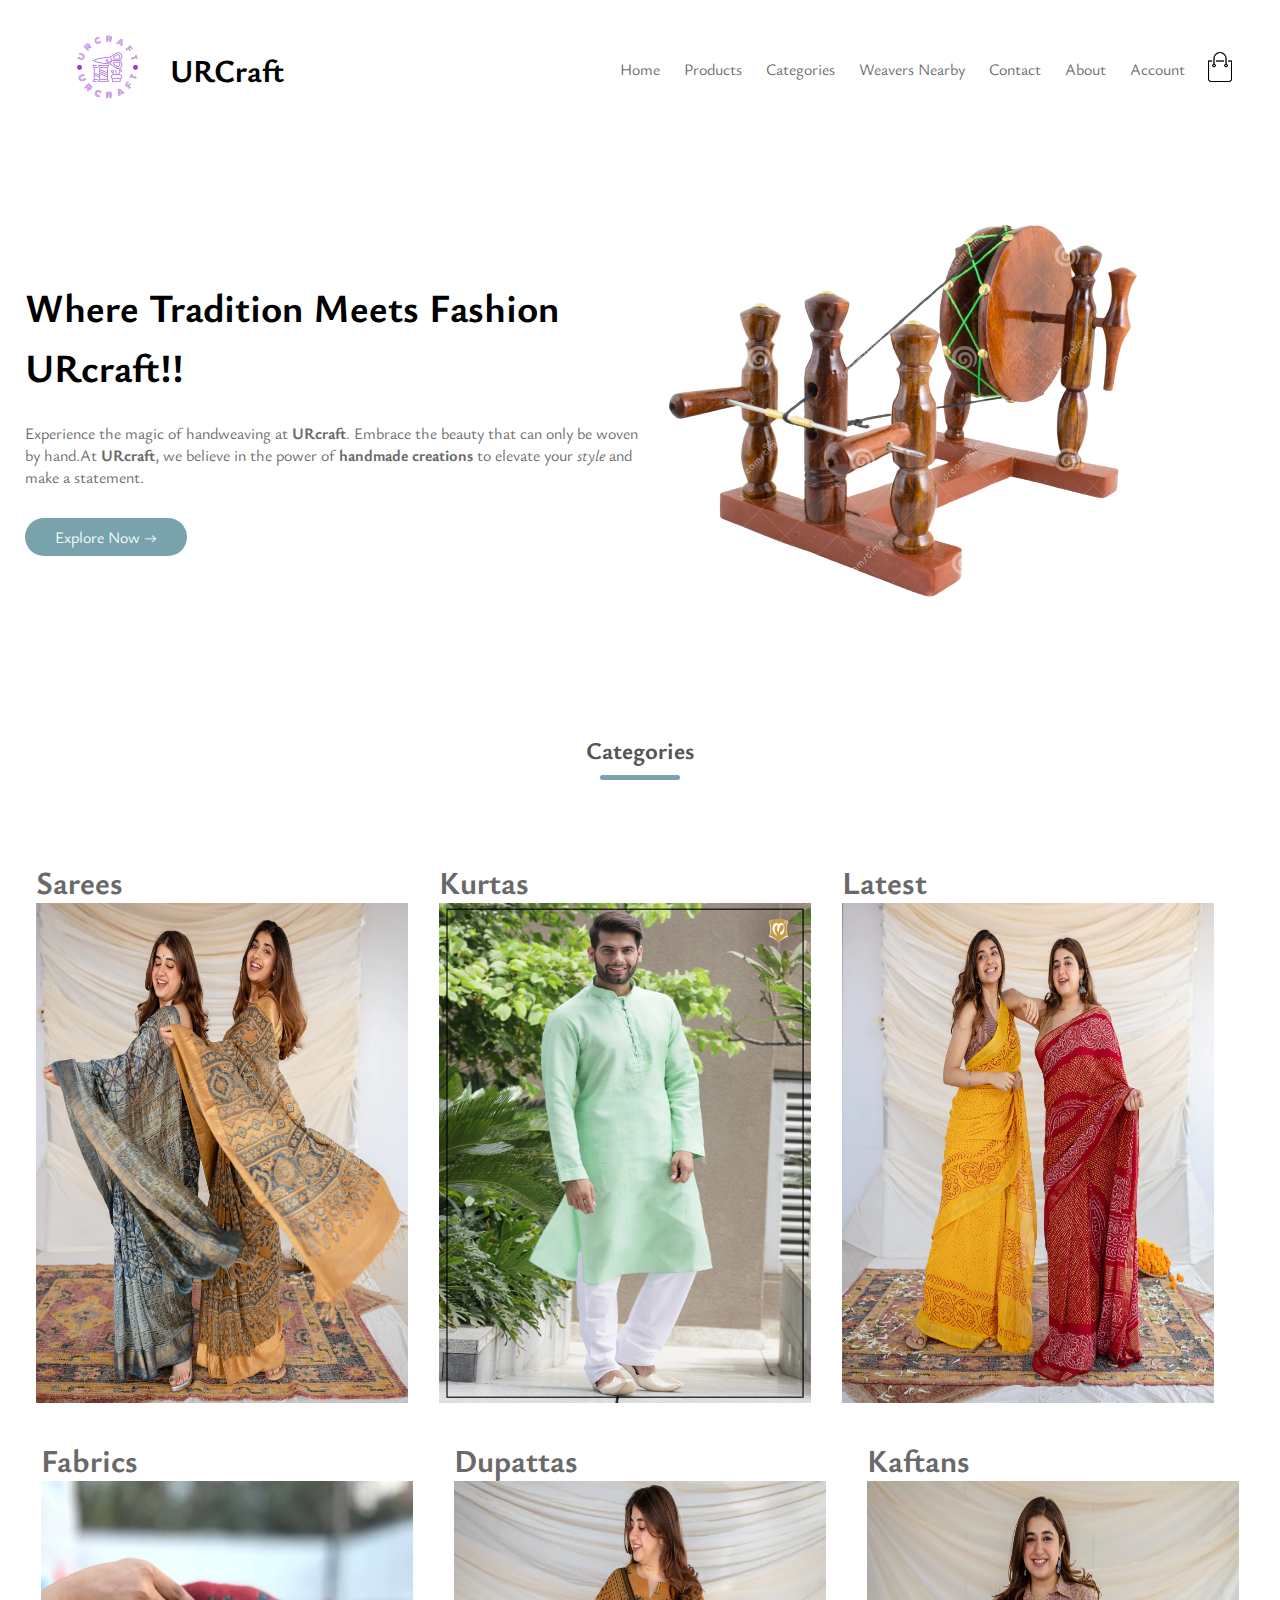
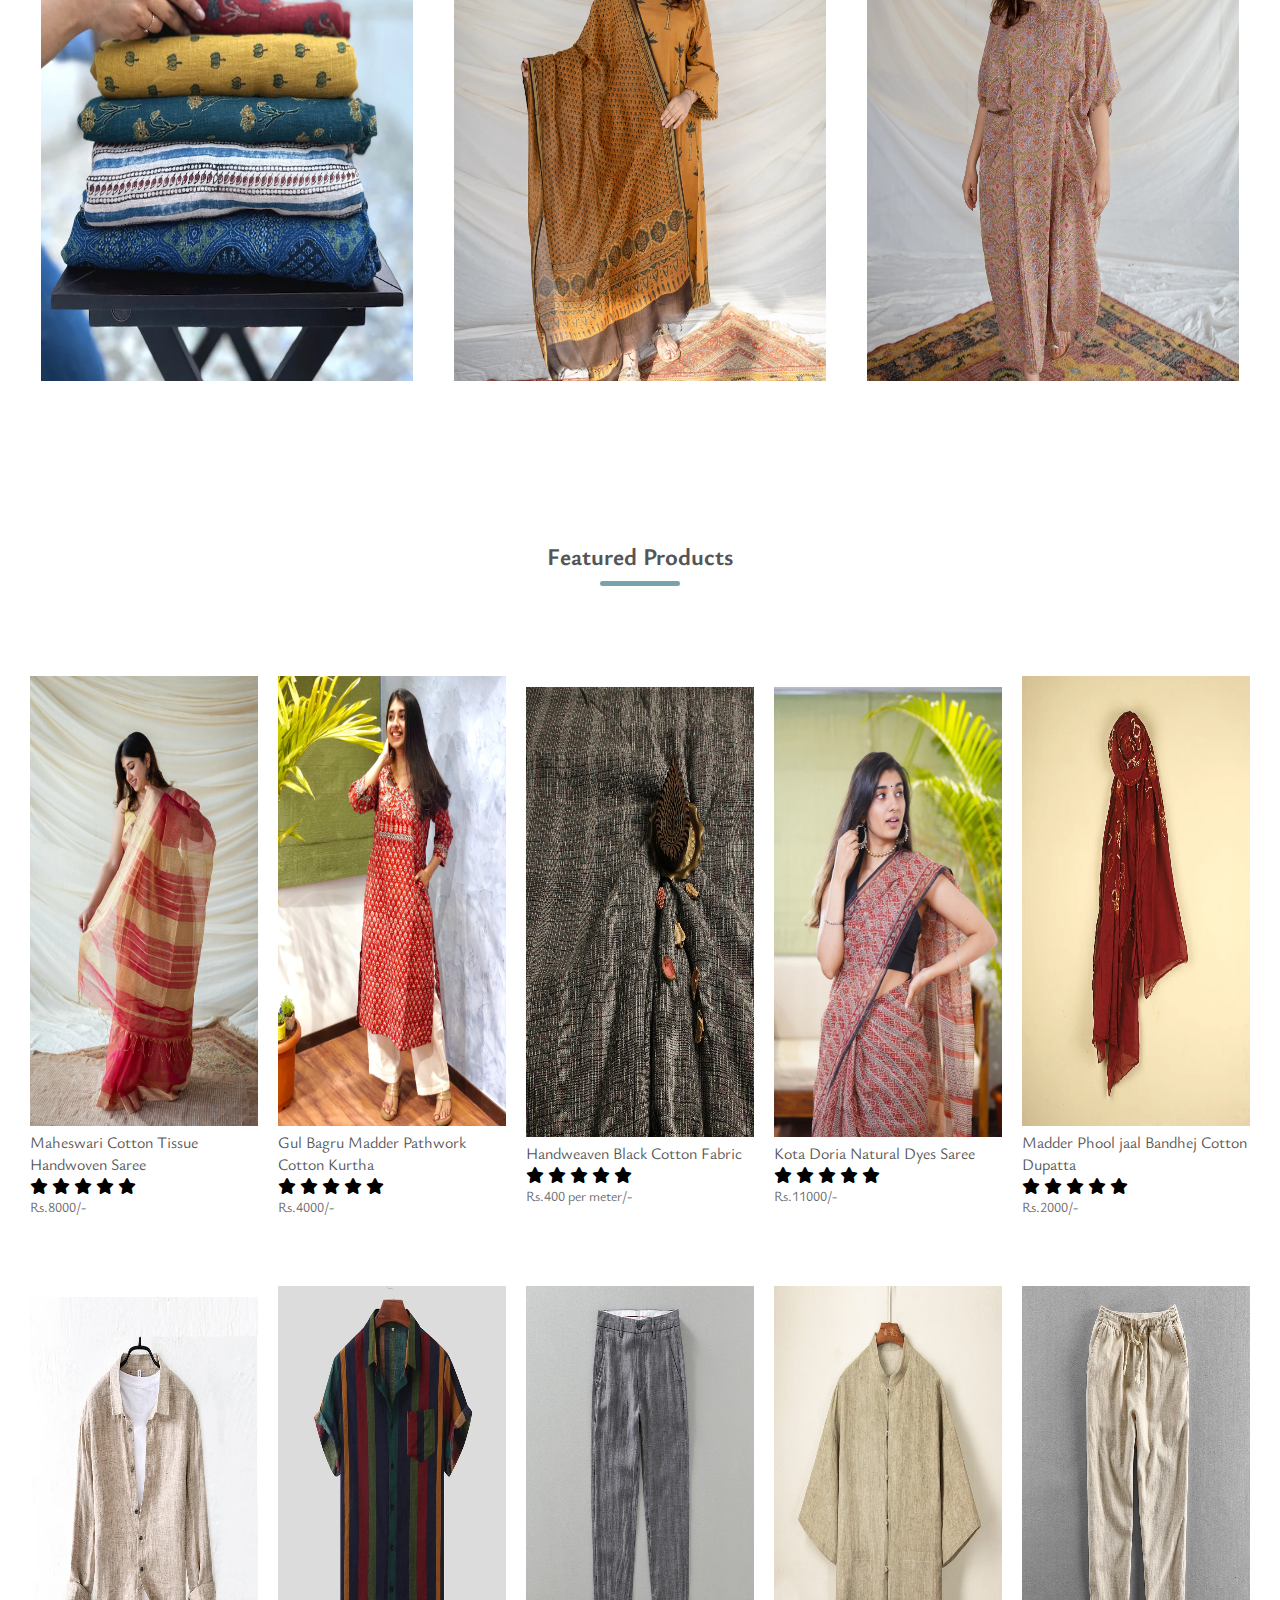
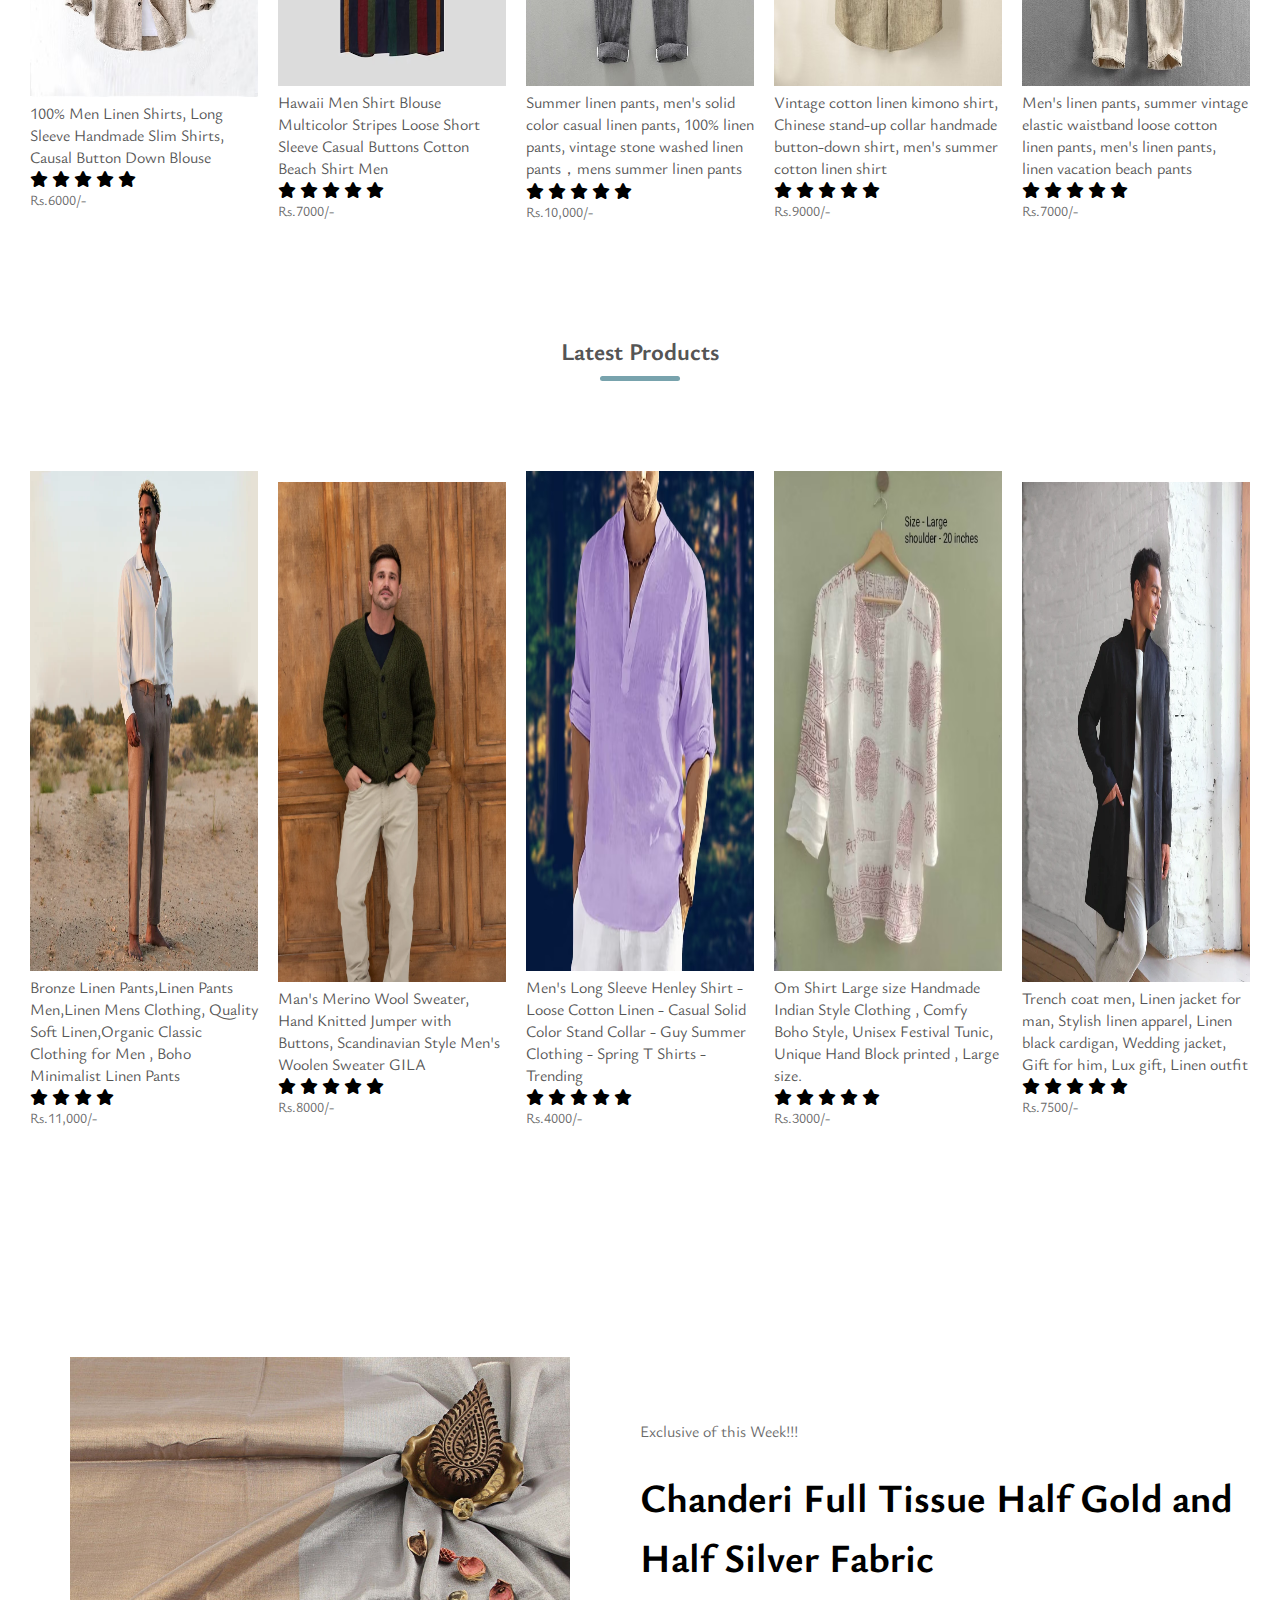
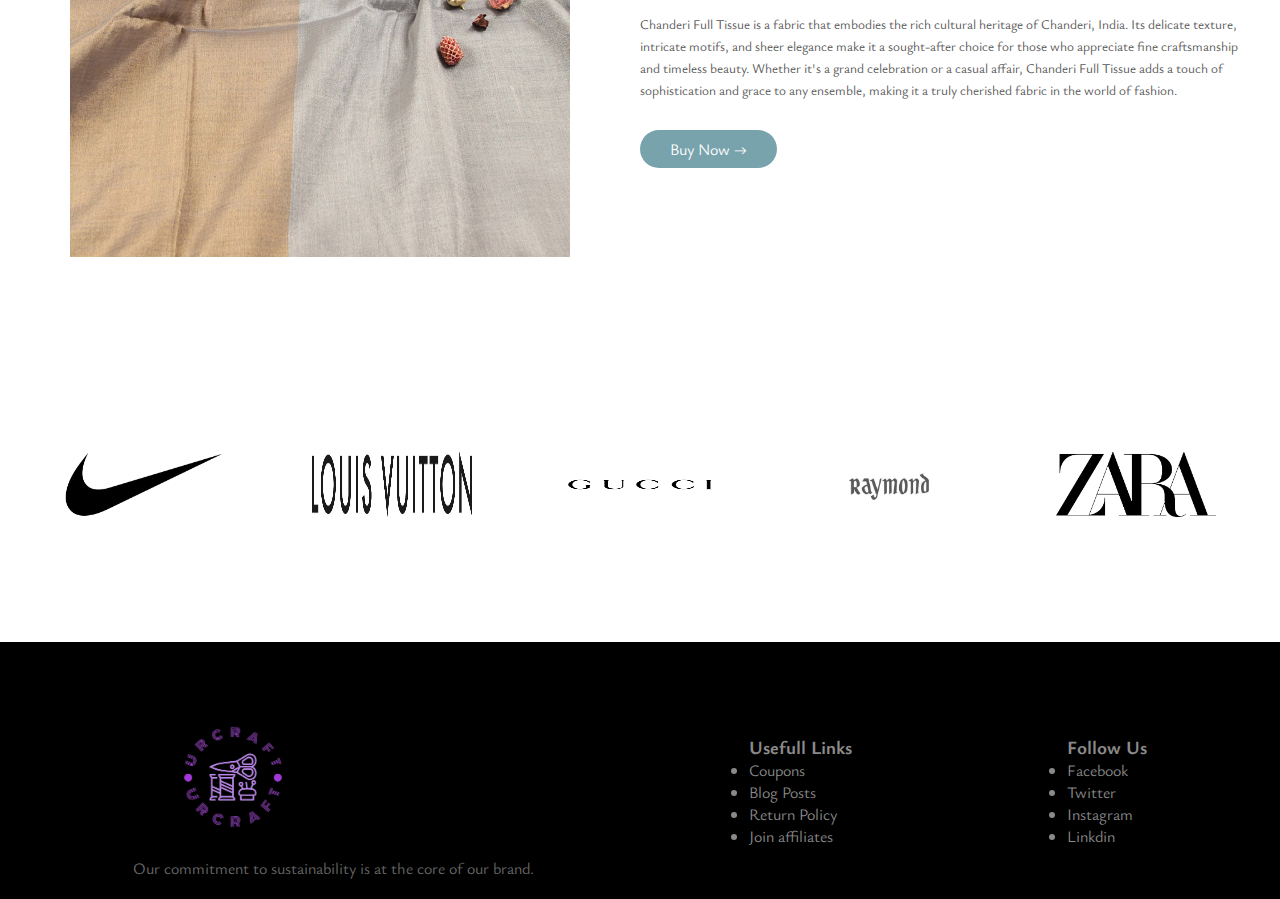
<file: index.html>
<!DOCTYPE html>
<html lang='en'>
    <head>
        <meta charset="utf-8">
        <title>   URcraft | Ecommerce website Design  </title>
        <link rel="stylesheet"  href="style.css"> 
        <link rel="preconnect" href="https://fonts.googleapis.com">
<link rel="preconnect" href="https://fonts.gstatic.com" crossorigin>
<link href="https://fonts.googleapis.com/css2?family=Ysabeau+Office:ital,wght@0,300;0,400;0,600;0,700;1,500&display=swap" rel="stylesheet">
<link rel="stylesheet" href="https://cdnjs.cloudflare.com/ajax/libs/font-awesome/6.4.0/css/all.min.css">
    </head>
    <body>
        <div class="container">
        <div class="navbar">
            
        <div class="logo">
            
            <img src="img/urcraft-logo-removebg.png" width="125px">
            
            </div>
            <h1>URCraft</h1>
        <nav>
            <ul>
            <li> <a href="index.html" >Home</a>  </li>
            <li> <a href="Products.html" >Products</a>  </li>
            <li> <a href="Categories.html" >Categories</a>  </li>
            <li> <a href="Nearby_weavers.html" >Weavers Nearby</a>  </li>
            <li> <a href=" " >Contact</a>  </li>
            <li> <a href="About.html" >About</a>  </li>    
            <li> <a href="account.html" >Account</a>  </li>
            </ul>
            </nav>
            <a href="cart.html"><img src="img/cart.png" width="30px" height="30px"></a>
            </div>
            <div class="row">
            <div class="col-2">
                <h1>
                
                Where Tradition Meets Fashion<br> URcraft!!
                
                </h1>
                <p>
                    Experience the magic of handweaving at <strong>URcraft</strong>. Embrace the beauty that can only be woven by hand.At <strong>URcraft</strong>, we believe in the power of <strong>handmade creations </strong>to elevate your <em>style </em>and make a statement.
                </p>
                <a href="" class="btn">Explore Now &#8594;</a>
            </div>
            <div class="col-2">
                <img src="img/charka-removebg-preview.png">
            </div>
            
            </div><!--class row-->
        
        </div><!--container-->
        <!--featured categories-->
        <div class="small-container">
            <h2 class="title">Categories</h2>
        <div class="categories">
                   <div class="row">
            <div class="col-3"><a href=""><h1>Sarees</h1></a>
            <img src="img/new.webp" height="500" width="500">
            </div>
            <div class="col-3"><a href=""><h1>Kurtas</h1></a>
            <img src="img/Kurtasmen.png" height="500" width="500">
            </div>
            <div class="col-3"><a href=""><h1>Latest</h1></a>
            <img src="img/sarees.webp" height="500" width="500">
            </div>
            <br>
            <div class="col-3"><a href=""><h1>Fabrics</h1></a>
            <img src="img/fabrics.webp" height="500" width="500">
            </div>
            <div class="col-3"><a href=""><h1>Dupattas</h1></a>
            <img src="img/dupattas.webp" height="500" width="500">
            </div>
            <div class="col-3"><a href=""><h1>Kaftans</h1></a>
            <img src="img/kaftans.webp" height="500" width="500">
            </div>
                       
            </div>
        </div> 
        </div>
         <!-----Featured products----->
        <div class="small-container">
        <h2 class="title"> Featured Products</h2>
        <div class ="row">
            <div class="col-4">
                    <img src="img/maheshwari%20silk%20cotton%20tissue%20handwoven%20saree.webp" height="450" width="750">
                <h4> Maheswari Cotton Tissue Handwoven Saree</h4>
                <div class ="rating">
                <i class="fa fa-star" aria-hidden="true"></i>
                <i class="fa fa-star" aria-hidden="true"></i>
                <i class="fa fa-star" aria-hidden="true"></i>
                <i class="fa fa-star" aria-hidden="true"></i>
                <i class="fa fa-star" aria-hidden="true"></i>
                </div>
                <p>Rs.8000/-</p>
            </div>
            <div class="col-4">
                    <img src="img/Gul%20bagru%20madder%20pathwork%20cotton%20kurtha.webp" height="450" width="750">
                <h4> Gul Bagru Madder Pathwork Cotton Kurtha</h4>
                <div class ="rating">
                <i class="fa fa-star" aria-hidden="true"></i>
                <i class="fa fa-star" aria-hidden="true"></i>
                <i class="fa fa-star" aria-hidden="true"></i>
                <i class="fa fa-star" aria-hidden="true"></i>
                <i class="fa fa-star" aria-hidden="true"></i>
                </div>
                <p>Rs.4000/-</p>
            </div>
            <div class="col-4">
                    <img src="img/cotton%20fabric%20in%20meters.jpeg" height="450" width="750">
                <h4> Handweaven Black Cotton Fabric</h4>
                <div class ="rating">
                <i class="fa fa-star" aria-hidden="true"></i>
                <i class="fa fa-star" aria-hidden="true"></i>
                <i class="fa fa-star" aria-hidden="true"></i>
                <i class="fa fa-star" aria-hidden="true"></i>
                <i class="fa fa-star" aria-hidden="true"></i>
                </div>
                <p>Rs.400 per meter/-</p>
            </div>
            <div class="col-4">
                    <img src="img/kota%20doria%20natural%20dyed%20saree.webp" height="450" width="750">
                <h4> Kota Doria Natural Dyes Saree</h4>
                <div class ="rating">
                <i class="fa fa-star" aria-hidden="true"></i>
                <i class="fa fa-star" aria-hidden="true"></i>
                <i class="fa fa-star" aria-hidden="true"></i>
                <i class="fa fa-star" aria-hidden="true"></i>
                <i class="fa fa-star" aria-hidden="true"></i>
                </div>
                <p>Rs.11000/-</p>
            </div>
            <div class="col-4">
                    <img src="img/madder%20phool%20jaal%20bandhej%20cotton%20dupatta.webp" height="450" width="750">
                <h4> Madder Phool jaal Bandhej Cotton Dupatta</h4>
                <div class ="rating">
                <i class="fa fa-star" aria-hidden="true"></i>
                <i class="fa fa-star" aria-hidden="true"></i>
                <i class="fa fa-star" aria-hidden="true"></i>
                <i class="fa fa-star" aria-hidden="true"></i>
                <i class="fa fa-star" aria-hidden="true"></i>
                </div>
                <p>Rs.2000/-</p>
            </div>
            
            <br>
                <div class="col-4">
                    <img src="img/100%25%20Men%20Linen%20Shirts,%20Long%20Sleeve%20Handmade%20Slim%20Shirts,%20Causal%20Button%20Down%20Blouse" height="400" width="600">
                <h4> 100% Men Linen Shirts, Long Sleeve Handmade Slim Shirts, Causal Button Down Blouse</h4>
                <div class ="rating">
                <i class="fa fa-star" aria-hidden="true"></i>
                <i class="fa fa-star" aria-hidden="true"></i>
                <i class="fa fa-star" aria-hidden="true"></i>
                <i class="fa fa-star" aria-hidden="true"></i>
                <i class="fa fa-star" aria-hidden="true"></i>
                </div>
                <p>Rs.6000/-</p>
            </div>
                <div class="col-4">
                    <img src="img/Hawaii%20Men%20Shirt%20Blouse%20Multicolor%20Stripes%20Loose%20Short%20Sleeve%20Casual%20Buttons%20Cotton%20Beach%20Shirt%20Men.avif" height="400" width="600">
                <h4> Hawaii Men Shirt Blouse Multicolor Stripes Loose Short Sleeve Casual Buttons Cotton Beach Shirt Men</h4>
                <div class ="rating">
                <i class="fa fa-star" aria-hidden="true"></i>
                <i class="fa fa-star" aria-hidden="true"></i>
                <i class="fa fa-star" aria-hidden="true"></i>
                <i class="fa fa-star" aria-hidden="true"></i>
                <i class="fa fa-star" aria-hidden="true"></i>
                </div>
                <p>Rs.7000/-</p>
            </div>
                <div class="col-4">
                    <img src="img/Summer%20linen%20pants,%20men's%20solid%20color%20casual%20linen%20pants,%20100%25%20linen%20pants,%20vintage%20stone%20washed%20linen%20pants%EF%BC%8Cmens%20summer%20linen%20pants.avif" height="400" width="600">
                <h4> Summer linen pants, men's solid color casual linen pants, 100% linen pants, vintage stone washed linen pants，mens summer linen pants</h4>
                <div class ="rating">
                <i class="fa fa-star" aria-hidden="true"></i>
                <i class="fa fa-star" aria-hidden="true"></i>
                <i class="fa fa-star" aria-hidden="true"></i>
                <i class="fa fa-star" aria-hidden="true"></i>
                <i class="fa fa-star" aria-hidden="true"></i>
                </div>
                <p>Rs.10,000/-</p>
            </div>
                <div class="col-4">
                    <img src="img/Vintage%20cotton%20linen%20kimono%20shirt,%20Chinese%20stand-up%20collar%20handmade%20button-down%20shirt,%20men's%20summer%20cotton%20linen%20shirt.avif" height="400" width="600">
                <h4>Vintage cotton linen kimono shirt, Chinese stand-up collar handmade button-down shirt, men's summer cotton linen shirt </h4>
                <div class ="rating">
                <i class="fa fa-star" aria-hidden="true"></i>
                <i class="fa fa-star" aria-hidden="true"></i>
                <i class="fa fa-star" aria-hidden="true"></i>
                <i class="fa fa-star" aria-hidden="true"></i>
                <i class="fa fa-star" aria-hidden="true"></i>
                </div>
                <p>Rs.9000/-</p>
            </div>
                <div class="col-4">
                    <img src="img/Men's%20linen%20pants,%20summer%20vintage%20elastic%20waistband%20loose%20cotton%20linen%20pants,%20men's%20linen%20pants,%20linen%20vacation%20beach%20pants.avif" height="400" width="600">
                <h4> Men's linen pants, summer vintage elastic waistband loose cotton linen pants, men's linen pants, linen vacation beach pants</h4>
                <div class ="rating">
                <i class="fa fa-star" aria-hidden="true"></i>
                <i class="fa fa-star" aria-hidden="true"></i>
                <i class="fa fa-star" aria-hidden="true"></i>
                <i class="fa fa-star" aria-hidden="true"></i>
                <i class="fa fa-star" aria-hidden="true"></i>
                </div>
                <p>Rs.7000/-</p>
            </div>
            
            
            </div>
            </div>
        <!--Latest Products-->
        <div class="small-container">
        <h2 class="title"> Latest Products</h2>
            <div class="row">
              <div class="col-4">
                    <img src="img/Bronze%20Linen%20Pants,Linen%20Pants%20Men,Linen%20Mens%20Clothing,%20Quality%20Soft%20Linen,Organic%20Classic%20Clothing%20for%20Men%20,%20Boho%20Minimalist%20Linen%20Pants.webp" height="500" width="750">
                <h4> Bronze Linen Pants,Linen Pants Men,Linen Mens Clothing, Quality Soft Linen,Organic Classic Clothing for Men , Boho Minimalist Linen Pants</h4>
                <div class ="rating">
                <i class="fa fa-star" aria-hidden="true"></i>
                <i class="fa fa-star" aria-hidden="true"></i>
                <i class="fa fa-star" aria-hidden="true"></i>
                <i class="fa fa-star" aria-hidden="true"></i>
                </div>
                <p>Rs.11,000/-</p>
            </div>
            <div class="col-4">
                    <img src="img/Man's%20Merino%20Wool%20Sweater,%20Hand%20Knitted%20Jumper%20with%20Buttons,%20Scandinavian%20Style%20Men's%20Woolen%20Sweater%20GILA.webp" height="500" width="750">
                <h4>Man's Merino Wool Sweater, Hand Knitted Jumper with Buttons, Scandinavian Style Men's Woolen Sweater GILA</h4>
                <div class ="rating">
                <i class="fa fa-star" aria-hidden="true"></i>
                <i class="fa fa-star" aria-hidden="true"></i>
                <i class="fa fa-star" aria-hidden="true"></i>
                <i class="fa fa-star" aria-hidden="true"></i>
                <i class="fa fa-star" aria-hidden="true"></i>
                </div>
                <p>Rs.8000/-</p>
            </div>
            <div class="col-4">
                    <img src="img/Men's%20Long%20Sleeve%20Henley%20Shirt%20-%20Loose%20Cotton%20Linen%20-%20Casual%20Solid%20Color%20Stand%20Collar%20-%20Guy%20Summer%20Clothing%20-%20Spring%20T%20Shirts%20-%20Trending.avif" height="500" width="750">
                <h4>Men's Long Sleeve Henley Shirt - Loose Cotton Linen - Casual Solid Color Stand Collar - Guy Summer Clothing - Spring T Shirts - Trending</h4>
                <div class ="rating">
                <i class="fa fa-star" aria-hidden="true"></i>
                <i class="fa fa-star" aria-hidden="true"></i>
                <i class="fa fa-star" aria-hidden="true"></i>
                <i class="fa fa-star" aria-hidden="true"></i>
                <i class="fa fa-star" aria-hidden="true"></i>
                </div>
                <p>Rs.4000/-</p>
            </div>
            <div class="col-4">
                    <img src="img/Om%20Shirt%20Large%20size%20Handmade%20Indian%20Style%20Clothing%20,%20Comfy%20Boho%20Style,%20Unisex%20Festival%20Tunic,%20Unique%20Hand%20Block%20printed%20,%20Large%20size..avif" height="500" width="750">
                <h4> Om Shirt Large size Handmade Indian Style Clothing , Comfy Boho Style, Unisex Festival Tunic, Unique Hand Block printed , Large size.</h4>
                <div class ="rating">
                <i class="fa fa-star" aria-hidden="true"></i>
                <i class="fa fa-star" aria-hidden="true"></i>
                <i class="fa fa-star" aria-hidden="true"></i>
                <i class="fa fa-star" aria-hidden="true"></i>
                <i class="fa fa-star" aria-hidden="true"></i>
                </div>
                <p>Rs.3000/-</p>
            </div>
            <div class="col-4">
                    <img src="img/Trench%20coat%20men,%20Linen%20jacket%20for%20man,%20Stylish%20linen%20apparel,%20Linen%20black%20cardigan,%20Wedding%20jacket,%20Gift%20for%20him,%20Lux%20gift,%20Linen%20outfit.webp" height="500" width="750">
                <h4> Trench coat men, Linen jacket for man, Stylish linen apparel, Linen black cardigan, Wedding jacket, Gift for him, Lux gift, Linen outfit</h4>
                <div class ="rating">
                <i class="fa fa-star" aria-hidden="true"></i>
                <i class="fa fa-star" aria-hidden="true"></i>
                <i class="fa fa-star" aria-hidden="true"></i>
                <i class="fa fa-star" aria-hidden="true"></i>
                <i class="fa fa-star" aria-hidden="true"></i>
                </div>
                <p>Rs.7500/-</p>
            </div>
            
            
            </div>
        </div>   
        <!---offers--->
        <div class ="offers">
            <div class="small-container"> 
            <div class="row">
                <div class="col-2">
                    <img src="img/chanderi%20full%20Tissue%20Half%20gold%20and%20half%20silver.jpeg" height="600" width="600" class="offer-img"  >
                   
                </div>
                <div class="col-2">
                    <p>Exclusive of this Week!!!</p>
                     <h1>Chanderi Full Tissue Half Gold and Half Silver Fabric</h1>
                    <small>Chanderi Full Tissue is a fabric that embodies the rich cultural heritage of Chanderi, India. Its delicate texture, intricate motifs, and sheer elegance make it a sought-after choice for those who appreciate fine craftsmanship and timeless beauty. Whether it's a grand celebration or a casual affair, Chanderi Full Tissue adds a touch of sophistication and grace to any ensemble, making it a truly cherished fabric in the world of fashion. </small><br>
                    <a href="" class="btn">Buy Now &#8594;</a>
                </div>
                </div>
            
            </div>
        
        </div>
    
        
        
        <!-----Brands----->
        <div class="brands">
        <div class="small-container">
            <div class="row">
            <div class="col-5">
            <img src="img/nikee.png" width="90" height="65">
             </div>
                <div class="col-5">
            <img src="img/louis.jpeg"  width="70" height="65">
             </div>
                <div class="col-5">
            <img src="img/gucchi.png"  width="90" height="65">
             </div>
                <div class="col-5">
            <img src="img/raymond.jpeg"  width="90" height="65">
             </div>
                <div class="col-5">
            <img src="img/zara.png"  width="90" height="65">
             </div>
            </div>
            </div>
        
        </div>
        <!--footer-->
        <div class="footer">
        <div class="container">
            <div class="row">
            <div class="footer-col-1">
                <img src="img/urcraft-logo-removebg.png" width="200" height="150">
                <p> Our commitment to sustainability is at the core of our brand.</p>
                </div>
            <div footer-col-2>
                <h3>Usefull Links</h3>
                <ul>
                <li>Coupons</li>
                <li>Blog Posts</li>
                <li>Return Policy</li>
                <li>Join affiliates</li>
                </ul>
                </div>
            <div footer-col-3>
                <h3>Follow Us</h3>
                <ul>
                <li>Facebook</li>
                <li>Twitter</li>
                <li>Instagram</li>
                <li>Linkdin</li>
                </ul>
                </div>
            
            </div>
            </div>
        </div>
        
        
     </body>
</html>
</file>
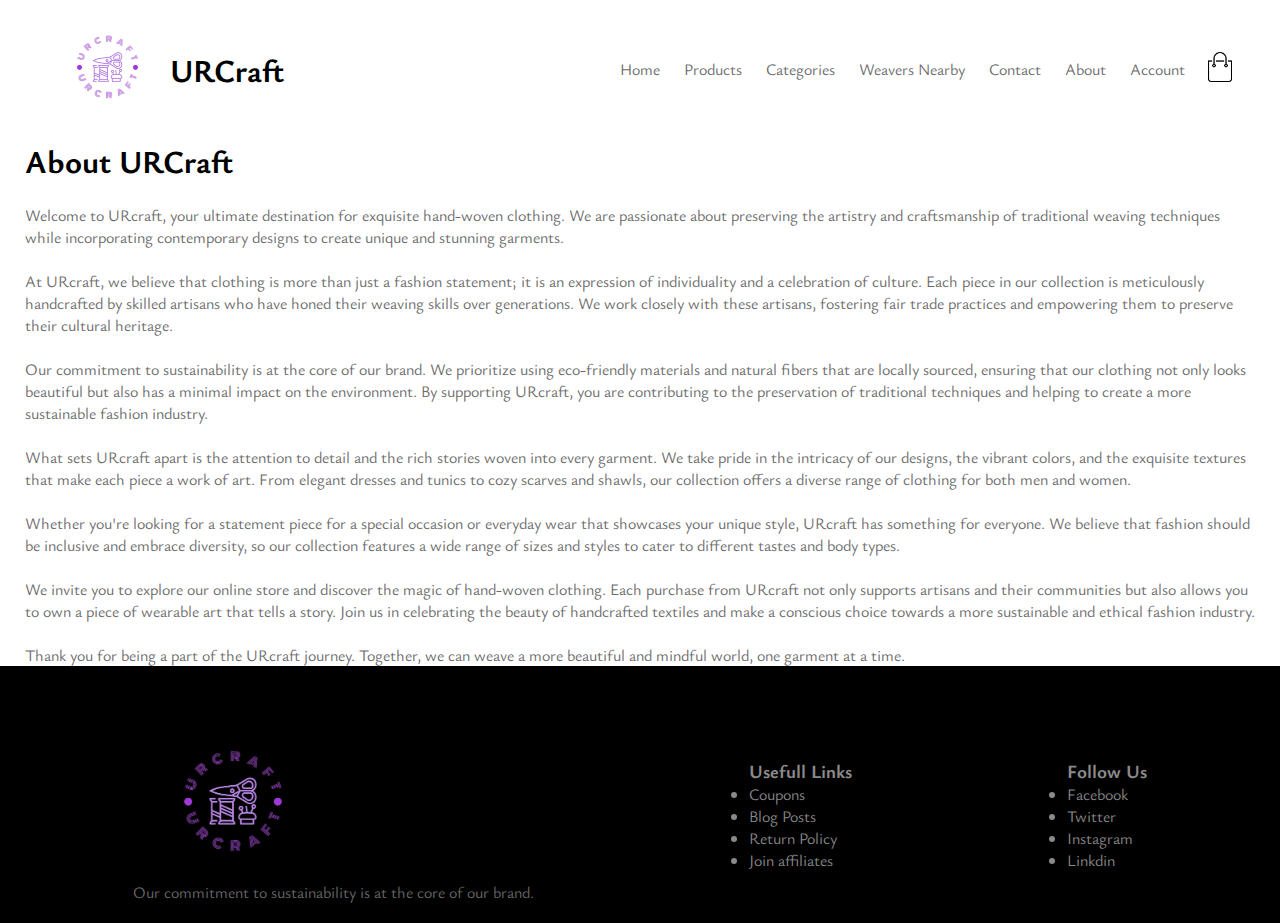
<file: About.html>
<!DOCTYPE html>
<html>
    <head>
         <meta charset="utf-8">
        <title>About </title>
        <link rel="stylesheet"  href="style.css"> 
        <link rel="preconnect" href="https://fonts.googleapis.com">
<link rel="preconnect" href="https://fonts.gstatic.com" crossorigin>
<link href="https://fonts.googleapis.com/css2?family=Ysabeau+Office:ital,wght@0,300;0,400;0,600;0,700;1,500&display=swap" rel="stylesheet">
<link rel="stylesheet" href="https://cdnjs.cloudflare.com/ajax/libs/font-awesome/6.4.0/css/all.min.css">

    </head>
    <body>
        <div class="container">
        <div class="navbar">
            
        <div class="logo">
            
            <img src="img/urcraft-logo-removebg.png" width="125px">
            
            </div>
            <h1>URCraft</h1>
        <nav>
            <ul>
            <li> <a href="index.html" >Home</a>  </li>
            <li> <a href="Products.html" >Products</a>  </li>
            <li> <a href="Categories.html" >Categories</a>  </li>
            <li> <a href="Nearby_weavers.html" >Weavers Nearby</a>  </li>
            <li> <a href=" " >Contact</a>  </li>
            <li> <a href="About.html" >About</a>  </li>    
            <li> <a href="account.html" >Account</a>  </li>
            </ul>
            </nav>
            <a href="cart.html"><img src="img/cart.png" width="30px" height="30px"></a>
            </div>
        <h1>About URCraft</h1><br>
        
<p>
        Welcome to URcraft, your ultimate destination for exquisite hand-woven clothing. We are passionate about preserving the artistry and craftsmanship of traditional weaving techniques while incorporating contemporary designs to create unique and stunning garments.</p><br>
<p>
At URcraft, we believe that clothing is more than just a fashion statement; it is an expression of individuality and a celebration of culture. Each piece in our collection is meticulously handcrafted by skilled artisans who have honed their weaving skills over generations. We work closely with these artisans, fostering fair trade practices and empowering them to preserve their cultural heritage.</p><br>
<p>
Our commitment to sustainability is at the core of our brand. We prioritize using eco-friendly materials and natural fibers that are locally sourced, ensuring that our clothing not only looks beautiful but also has a minimal impact on the environment. By supporting URcraft, you are contributing to the preservation of traditional techniques and helping to create a more sustainable fashion industry.</p><br>
<p>
What sets URcraft apart is the attention to detail and the rich stories woven into every garment. We take pride in the intricacy of our designs, the vibrant colors, and the exquisite textures that make each piece a work of art. From elegant dresses and tunics to cozy scarves and shawls, our collection offers a diverse range of clothing for both men and women.</p><br>
<p>
Whether you're looking for a statement piece for a special occasion or everyday wear that showcases your unique style, URcraft has something for everyone. We believe that fashion should be inclusive and embrace diversity, so our collection features a wide range of sizes and styles to cater to different tastes and body types.</p><br>
<p>
We invite you to explore our online store and discover the magic of hand-woven clothing. Each purchase from URcraft not only supports artisans and their communities but also allows you to own a piece of wearable art that tells a story. Join us in celebrating the beauty of handcrafted textiles and make a conscious choice towards a more sustainable and ethical fashion industry.</p><br>
<p>
Thank you for being a part of the URcraft journey. Together, we can weave a more beautiful and mindful world, one garment at a time.</p>
</div>
         <div class="footer">
        <div class="container">
            <div class="row">
            <div class="footer-col-1">
                <img src="img/urcraft-logo-removebg.png" width="200" height="150">
                <p> Our commitment to sustainability is at the core of our brand.</p>
                </div>
            <div footer-col-2>
                <h3>Usefull Links</h3>
                <ul>
                <li>Coupons</li>
                <li>Blog Posts</li>
                <li>Return Policy</li>
                <li>Join affiliates</li>
                </ul>
                </div>
            <div footer-col-3>
                <h3>Follow Us</h3>
                <ul>
                <li>Facebook</li>
                <li>Twitter</li>
                <li>Instagram</li>
                <li>Linkdin</li>
                </ul>
                </div>
            
            </div>
            </div>
        </div>
        
    </body>
</html>
</file>
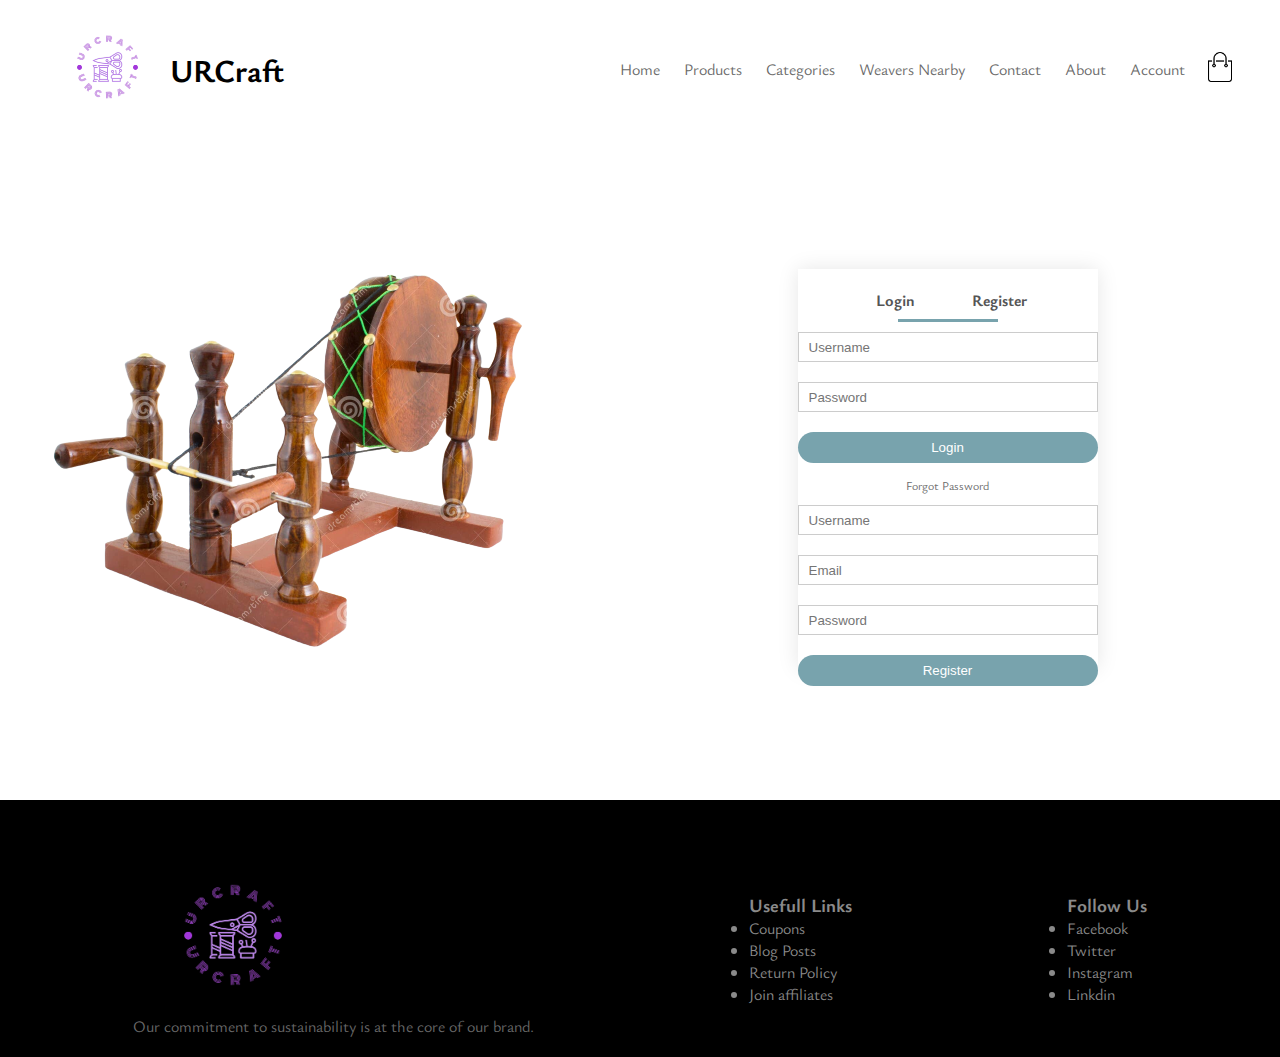
<file: account.html>
<!DOCTYPE html>
<html lang='en'>
    <head>
        <meta charset="utf-8">
        <title>   URcraft | Ecommerce website Design  </title>
        <link rel="stylesheet"  href="style.css"> 
        <link rel="preconnect" href="https://fonts.googleapis.com">
<link rel="preconnect" href="https://fonts.gstatic.com" crossorigin>
<link href="https://fonts.googleapis.com/css2?family=Ysabeau+Office:ital,wght@0,300;0,400;0,600;0,700;1,500&display=swap" rel="stylesheet">
<link rel="stylesheet" href="https://cdnjs.cloudflare.com/ajax/libs/font-awesome/6.4.0/css/all.min.css">
    </head>
    <body>
        <div class="container">
        <div class="navbar">
            
        <div class="logo">
            
            <img src="img/urcraft-logo-removebg.png" width="125px">
            
            </div>
            <h1>URCraft</h1>
        <nav>
            <ul>
            <li> <a href="index.html" >Home</a>  </li>
            <li> <a href="Products.html" >Products</a>  </li>
            <li> <a href="Categories.html" >Categories</a>  </li>
            <li> <a href="Nearby_weavers.html" >Weavers Nearby</a>  </li>
            <li> <a href=" " >Contact</a>  </li>
            <li> <a href="About.html" >About</a>  </li>    
            <li> <a href="account.html" >Account</a>  </li>
            </ul>
            </nav>
            <a href="cart.html"><img src="img/cart.png" width="30px" height="30px"></a>
            </div>
            </div>
            
        <!---account page---->
        <div class="account-page">
        <div class="container">
            
           <div class="row">
            
            <div class="col-2">
                
                <img src="img/charka-removebg-preview.png">
                
                </div>
               <div class="col-2">
               <div class="form-container">
                   <div class="form-btn">
                   <span onclick="login()">Login</span>
                   <span onclick="register()">Register</span>
                       
                       <hr id="Indicator">
                   </div>
                   <form id="login-form">
                   <input type="text" placeholder="Username">
                   <input type="password"placeholder="Password">
                   <button type="submit" class="btn">Login</button>
                   <a href="">Forgot Password</a>
                   
                   </form>
                   
                   <form id="register-form">
                   <input type="text" placeholder="Username">
                    <input type="email" placeholder="Email">
                   <input type="password" placeholder="Password">
                   <button type="submit" class="btn">Register</button>
    
                   </form>
                   
                   </div>
               
               </div>
               
               </div>
            
            </div>
            </div>
        <!-----script---->
        <script>
        var loginForm = document.getElementById("login-form")
        var regform = document.getElementById("register-form")
        var Indicator = document.getElementById("Indicator")
        function register(){
            regform.style.transform="translateX(0px)";
            loginForm.style.transform="translateX(0px)";
            Indicator.style.transform="translateX(100px)";
            
            
        }
        function login(){
            regform.style.transform="translateX(300px)";
            loginForm.style.transform="translateX(300px)";
             Indicator.style.transform="translateX(0px)";

            
        }
        
        </script>
        
        
        
        
            
        <!--footer-->
        <div class="footer">
        <div class="container">
            <div class="row">
            <div class="footer-col-1">
                <img src="img/urcraft-logo-removebg.png" width="200" height="150">
                <p> Our commitment to sustainability is at the core of our brand.</p>
                </div>
            <div footer-col-2>
                <h3>Usefull Links</h3>
                <ul>
                <li>Coupons</li>
                <li>Blog Posts</li>
                <li>Return Policy</li>
                <li>Join affiliates</li>
                </ul>
                </div>
            <div footer-col-3>
                <h3>Follow Us</h3>
                <ul>
                <li>Facebook</li>
                <li>Twitter</li>
                <li>Instagram</li>
                <li>Linkdin</li>
                </ul>
                </div>
            
            </div>
            </div>
        </div>
        
        
     </body>
</html>
</file>
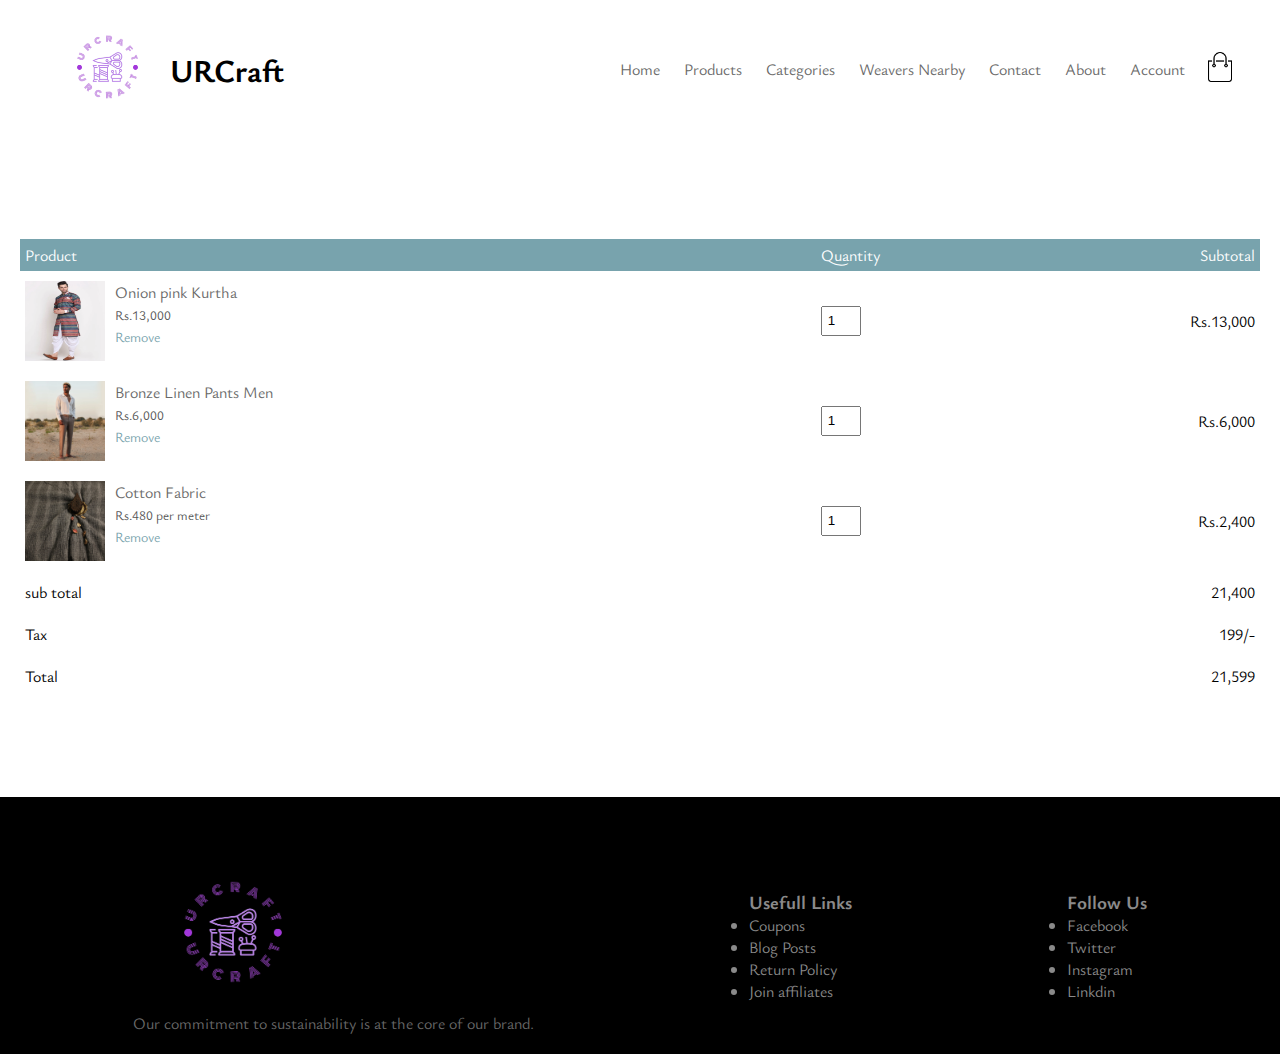
<file: cart.html>
<!DOCTYPE html>
<html lang='en'>
    <head>
        <meta charset="utf-8">
        <title>   URcraft | Ecommerce website Design  </title>
        <link rel="stylesheet"  href="style.css"> 
        <link rel="preconnect" href="https://fonts.googleapis.com">
<link rel="preconnect" href="https://fonts.gstatic.com" crossorigin>
<link href="https://fonts.googleapis.com/css2?family=Ysabeau+Office:ital,wght@0,300;0,400;0,600;0,700;1,500&display=swap" rel="stylesheet">
<link rel="stylesheet" href="https://cdnjs.cloudflare.com/ajax/libs/font-awesome/6.4.0/css/all.min.css">
    </head>
    <body>
        <div class="container">
        <div class="navbar">
            
        <div class="logo">
            
            <img src="img/urcraft-logo-removebg.png" width="125px">
            
            </div>
            <h1>URCraft</h1>
        <nav>
            <ul>
            <li> <a href="index.html" >Home</a>  </li>
            <li> <a href="Products.html" >Products</a>  </li>
            <li> <a href="Categories.html" >Categories</a>  </li>
            <li> <a href="Nearby_weavers.html" >Weavers Nearby</a>  </li>
            <li> <a href=" " >Contact</a>  </li>
            <li> <a href="About.html" >About</a>  </li>    
            <li> <a href="account.html" >Account</a>  </li>
            </ul>
            </nav>
            <a href="cart.html"><img src="img/cart.png" width="30px" height="30px"></a>
            </div>
            </div>
            
        
        <!---class items details----->
        <div class="small-container cart-page">
        <table>
            <tr>
                <th>Product</th>
                <th>Quantity</th>
                <th>Subtotal</th>
            </tr>
            <tr>
            
            <td>
            <div class="cart-info">
                
                <img src="img/Screenshot%202023-06-26%20at%2011.23.45%20PM.png" width="200" height="200">
               
                <div>
                <p>Onion pink Kurtha</p>
                    <small>Rs.13,000</small><br>
                    <a href="">Remove</a>
                </div>
                
                  </div>
                </td>
            <td><input type="number"value="1"></td>
            <td>Rs.13,000</td>
            </tr>
            
            <tr>
            
            <td>
            <div class="cart-info">
                
                <img src="img/Bronze%20Linen%20Pants,Linen%20Pants%20Men,Linen%20Mens%20Clothing,%20Quality%20Soft%20Linen,Organic%20Classic%20Clothing%20for%20Men%20,%20Boho%20Minimalist%20Linen%20Pants.webp" width="200" height="200">
               
                <div>
                <p>Bronze Linen Pants Men</p>
                    <small>Rs.6,000</small><br>
                    <a href="">Remove</a>
                </div>
                
                  </div>
                </td>
            <td><input type="number"value="1"></td>
            <td>Rs.6,000</td>
            </tr>
            
            <tr>
            
            <td>
            <div class="cart-info">
                
                <img src="img/cotton%20fabric%20in%20meters.jpeg" width="200" height="200">
               
                <div>
                <p>Cotton Fabric </p>
                    <small>Rs.480 per meter</small><br>
                    <a href="">Remove</a>
                </div>
                
                  </div>
                </td>
            <td><input type="number"value="1"></td>
            <td>Rs.2,400</td>
            </tr>
            
            
            </table>
            <div class="total-price">
            <table>
                <tr>
                <td>sub total</td>
                <td>21,400</td>
                
                
                </tr>
                <tr>
                <td>Tax</td>
                <td>199/-</td>
                
                
                </tr>
                <tr>
                <td>Total</td>
                <td>21,599</td>
                
                
                </tr>
                
                
                
                </table>
            
            
            
            </div>
        
        
        
        </div>
            
            
        <!--footer-->
        <div class="footer">
        <div class="container">
            <div class="row">
            <div class="footer-col-1">
                <img src="img/urcraft-logo-removebg.png" width="200" height="150">
                <p> Our commitment to sustainability is at the core of our brand.</p>
                </div>
            <div footer-col-2>
                <h3>Usefull Links</h3>
                <ul>
                <li>Coupons</li>
                <li>Blog Posts</li>
                <li>Return Policy</li>
                <li>Join affiliates</li>
                </ul>
                </div>
            <div footer-col-3>
                <h3>Follow Us</h3>
                <ul>
                <li>Facebook</li>
                <li>Twitter</li>
                <li>Instagram</li>
                <li>Linkdin</li>
                </ul>
                </div>
            
            </div>
            </div>
        </div>
        
        
     </body>
</html>
</file>
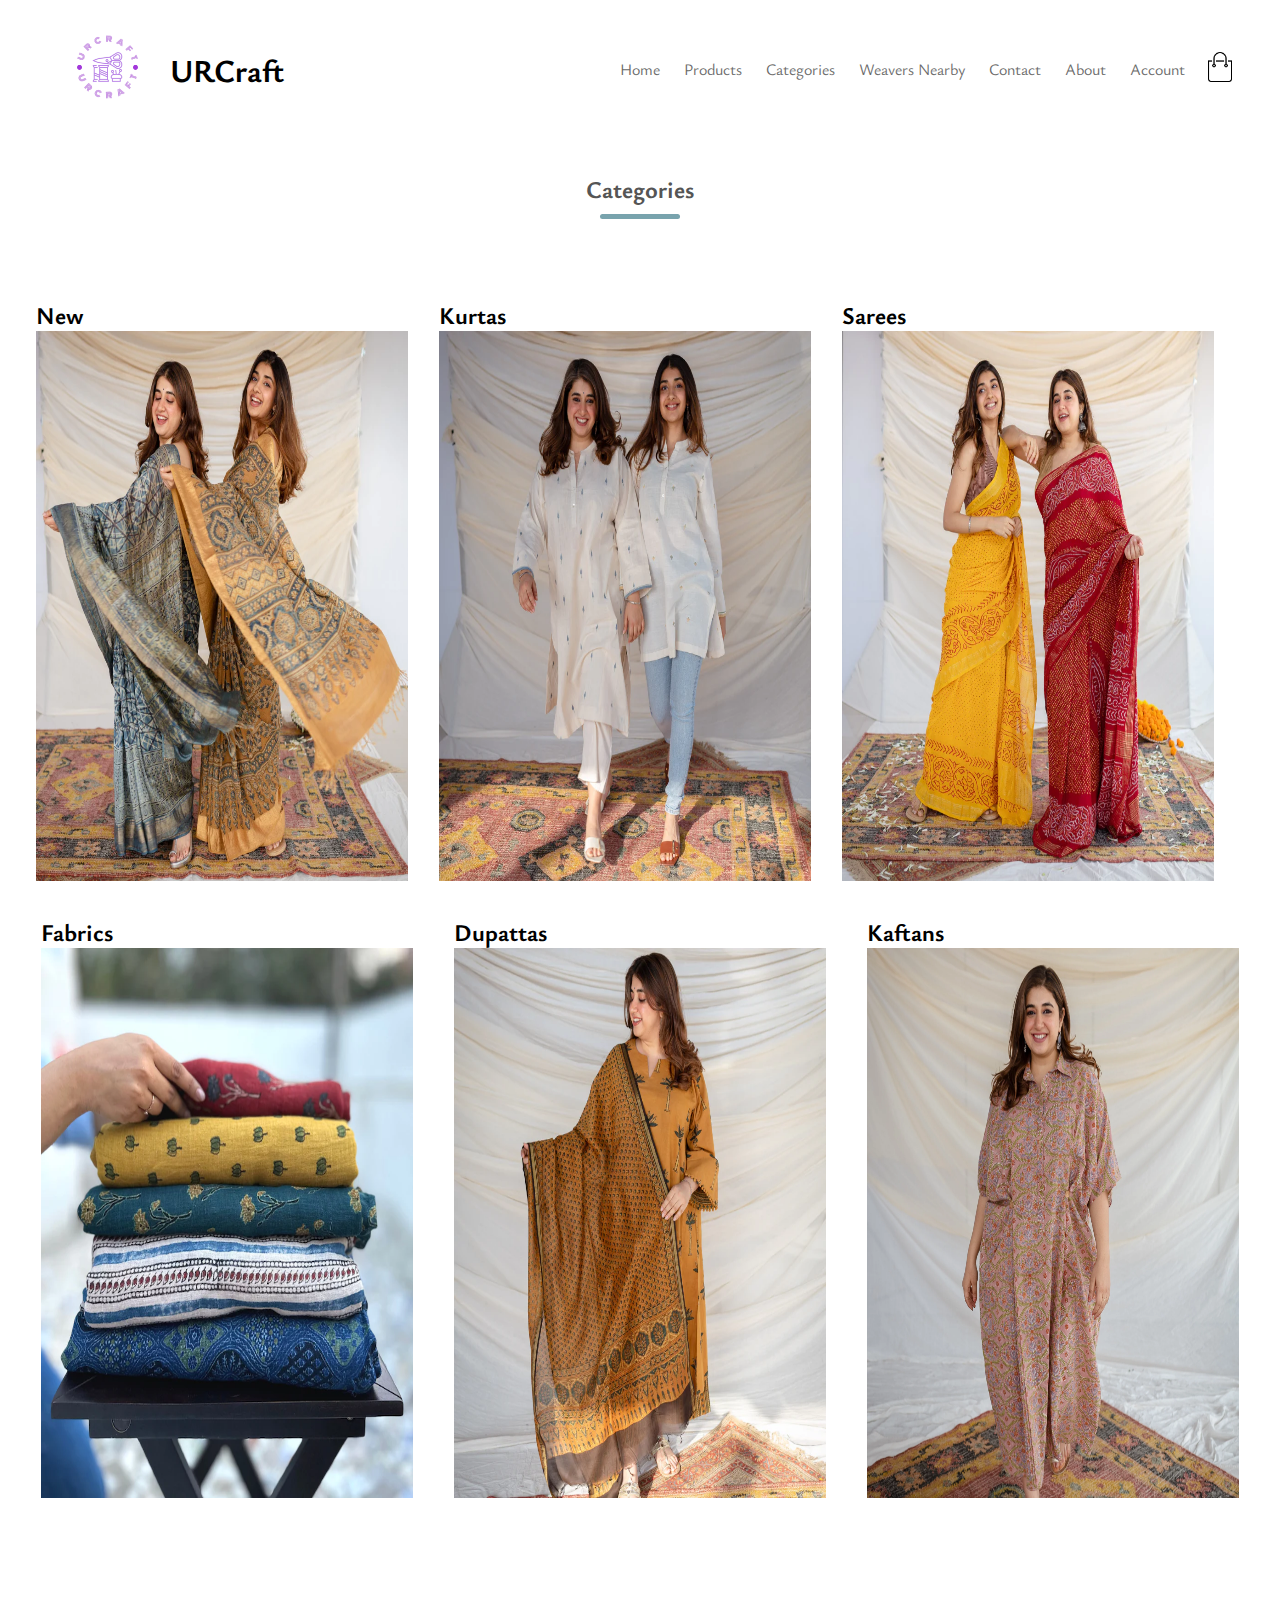
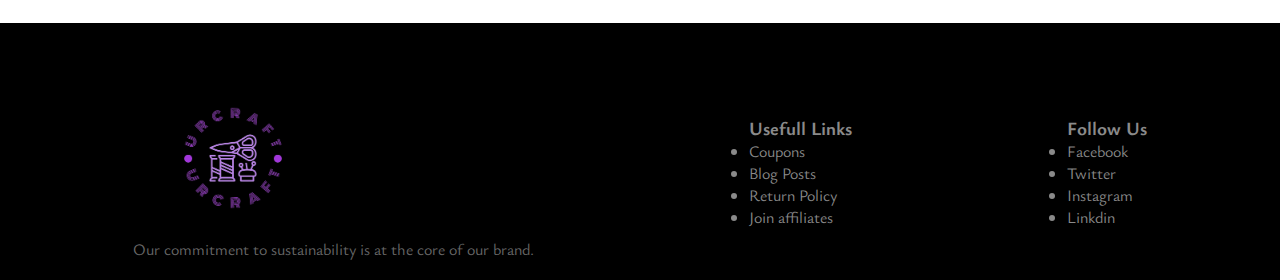
<file: Categories.html>
<!DOCTYPE html>
<html>
    <head>
         <meta charset="utf-8">
        <title>Categories </title> 
        <link rel="stylesheet"  href="style.css"> 
        <link rel="preconnect" href="https://fonts.googleapis.com">
<link rel="preconnect" href="https://fonts.gstatic.com" crossorigin>
<link href="https://fonts.googleapis.com/css2?family=Ysabeau+Office:ital,wght@0,300;0,400;0,600;0,700;1,500&display=swap" rel="stylesheet">
<link rel="stylesheet" href="https://cdnjs.cloudflare.com/ajax/libs/font-awesome/6.4.0/css/all.min.css">
    </head>
    <body>
        <div class="container">
        <div class="navbar">
            
        <div class="logo">
            
            <img src="img/urcraft-logo-removebg.png" width="125px">
            
            </div>
            <h1>URCraft</h1>
        <nav>
            <ul>
            <li> <a href="index.html" >Home</a>  </li>
            <li> <a href="Products.html" >Products</a>  </li>
            <li> <a href="Categories.html" >Categories</a>  </li>
            <li> <a href="Nearby_weavers.html" >Weavers Nearby</a>  </li>
            <li> <a href=" " >Contact</a>  </li>
            <li> <a href="About.html" >About</a>  </li>    
            <li> <a href="account.html" >Account</a>  </li>
            </ul>
            </nav>
           <a href="cart.html"> <img src="img/cart.png" width="30px" height="30px"></a>
            </div>
            </div>
        
        <div class="small-container">
            <h2 class="title">Categories</h2>
        <div class="categories">
                   <div class="row">
            <div class="col-3"><h2>New </h2>
            <img src="img/new.webp" height="550" width="605">
            </div>
            <div class="col-3"><h2>Kurtas </h2>
            <img src="img/kurtas.webp" height="550" width="605">
            </div>
            <div class="col-3"><h2>Sarees </h2>
            <img src="img/sarees.webp" height="550" width="605">
            </div>
            <br>
            <div class="col-3"><h2>Fabrics </h2>
            <img src="img/fabrics.webp" height="550" width="605">
            </div>
            <div class="col-3"><h2>Dupattas </h2>
            <img src="img/dupattas.webp" height="550" width="605">
            </div>
            <div class="col-3"><h2>Kaftans </h2>
            <img src="img/kaftans.webp" height="550" width="605">
            </div>
            </div>
        </div> 
        </div>
        
         <div class="footer">
        <div class="container">
            <div class="row">
            <div class="footer-col-1">
                <img src="img/urcraft-logo-removebg.png" width="200" height="150">
                <p> Our commitment to sustainability is at the core of our brand.</p>
                </div>
            <div footer-col-2>
                <h3>Usefull Links</h3>
                <ul>
                <li>Coupons</li>
                <li>Blog Posts</li>
                <li>Return Policy</li>
                <li>Join affiliates</li>
                </ul>
                </div>
            <div footer-col-3>
                <h3>Follow Us</h3>
                <ul>
                <li>Facebook</li>
                <li>Twitter</li>
                <li>Instagram</li>
                <li>Linkdin</li>
                </ul>
                </div>
            
            </div>
            </div>
        </div>
        
    </body>
</html>
</file>
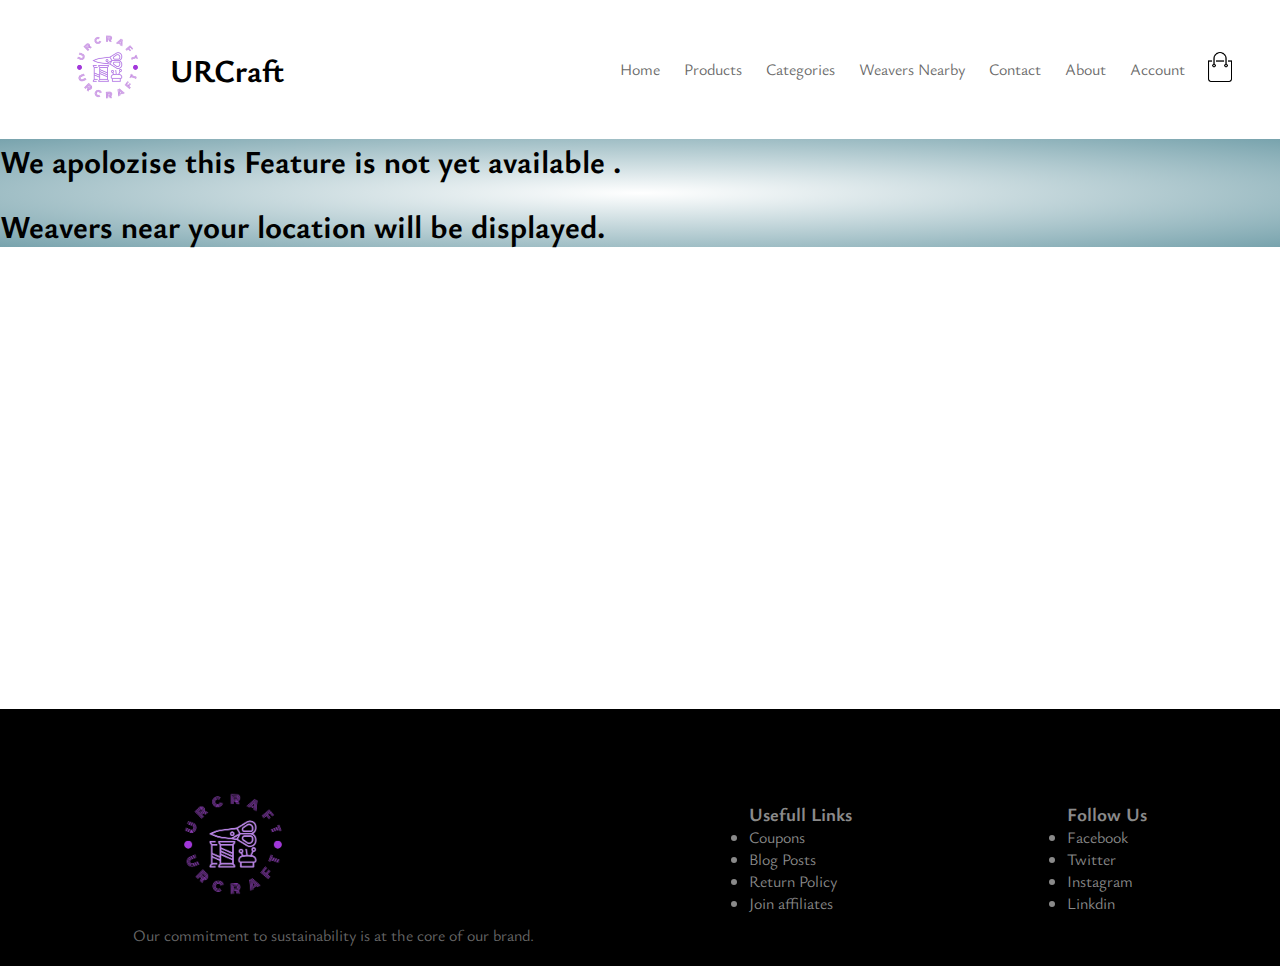
<file: Nearby_weavers.html>
<!DOCTYPE html>
<html>
    <head>
    <title>Nearby Weaver </title>
        <meta charset="utf-8">
        <link rel="stylesheet"  href="style.css"> 
        <link rel="preconnect" href="https://fonts.googleapis.com">
<link rel="preconnect" href="https://fonts.gstatic.com" crossorigin>
<link href="https://fonts.googleapis.com/css2?family=Ysabeau+Office:ital,wght@0,300;0,400;0,600;0,700;1,500&display=swap" rel="stylesheet">
<link rel="stylesheet" href="https://cdnjs.cloudflare.com/ajax/libs/font-awesome/6.4.0/css/all.min.css">
    <link rel="stylesheet" href="style.css">
    
    </head>
        <body>
        <div class="container">
        <div class="navbar">
            
        <div class="logo">
            
            <img src="img/urcraft-logo-removebg.png" width="125px">
            
            </div>
            <h1>URCraft</h1>
        <nav>
            <ul>
            <li> <a href="index.html" >Home</a>  </li>
            <li> <a href="Products.html" >Products</a>  </li>
            <li> <a href="Categories.html" >Categories</a>  </li>
            <li> <a href="Nearby_weavers.html" >Weavers Nearby</a>  </li>
            <li> <a href=" " >Contact</a>  </li>
            <li> <a href="About.html" >About</a>  </li>    
            <li> <a href="account.html" >Account</a>  </li>
            </ul>
            </nav>
           <a href="cart.html"> <img src="img/cart.png" width="30px" height="30px"></a>
            </div>
            </div>
        
    
    <div class="nearby_weavers">
        <h1>We apolozise this Feature is not yet available .</h1><br>
        <h1>Weavers near your location will be displayed.</h1>
        </div>
            
            <br>
            <br>
            <br>
            <br>
            <br>
            <br>
            <br>
            <br>
            <br>
            <br>
            <br>
            <br>
            <br>
            <br>
            <br>
            <br>
            <br>
            <br>
            <br>
            <br>
            <br>
            
            
            
             <div class="footer">
        <div class="container">
            <div class="row">
            <div class="footer-col-1">
                <img src="img/urcraft-logo-removebg.png" width="200" height="150">
                <p> Our commitment to sustainability is at the core of our brand.</p>
                </div>
            <div footer-col-2>
                <h3>Usefull Links</h3>
                <ul>
                <li>Coupons</li>
                <li>Blog Posts</li>
                <li>Return Policy</li>
                <li>Join affiliates</li>
                </ul>
                </div>
            <div footer-col-3>
                <h3>Follow Us</h3>
                <ul>
                <li>Facebook</li>
                <li>Twitter</li>
                <li>Instagram</li>
                <li>Linkdin</li>
                </ul>
                </div>
            
            </div>
            </div>
        </div>
        
    </body>
</html>
</file>
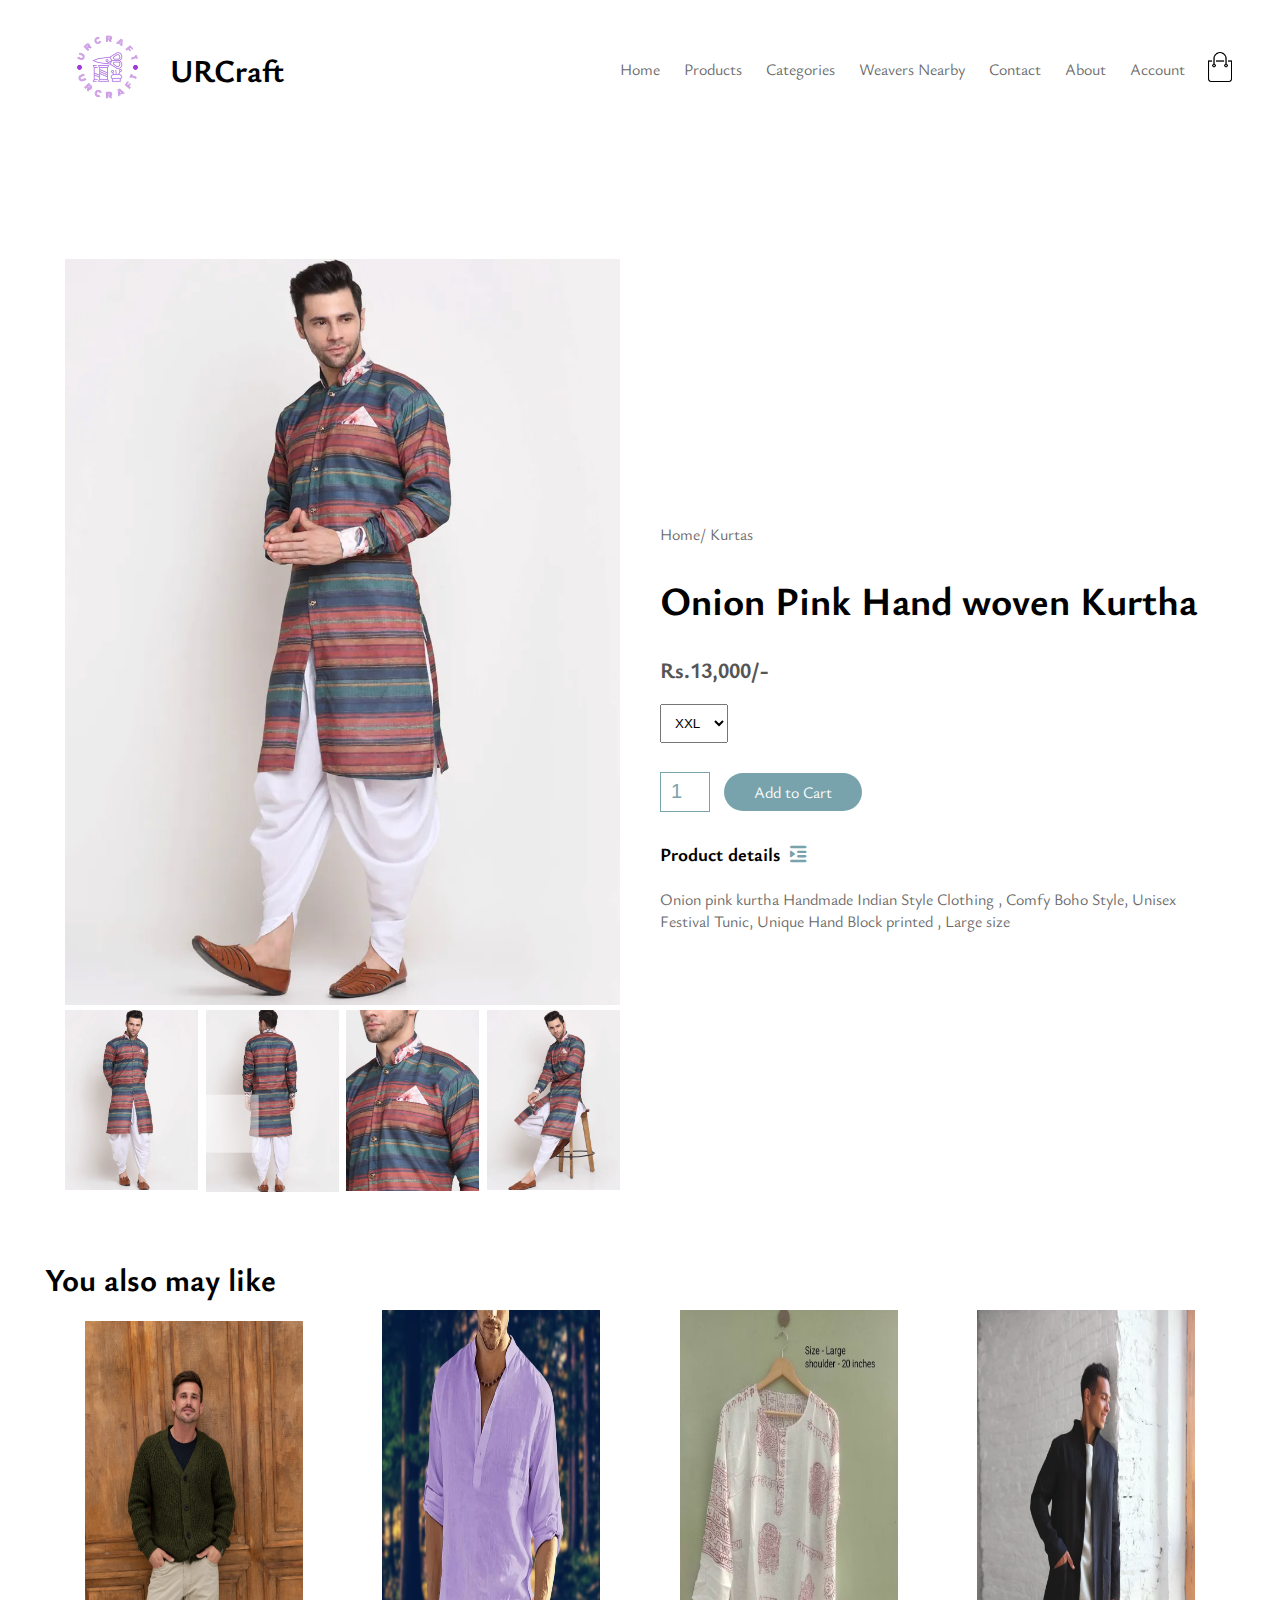
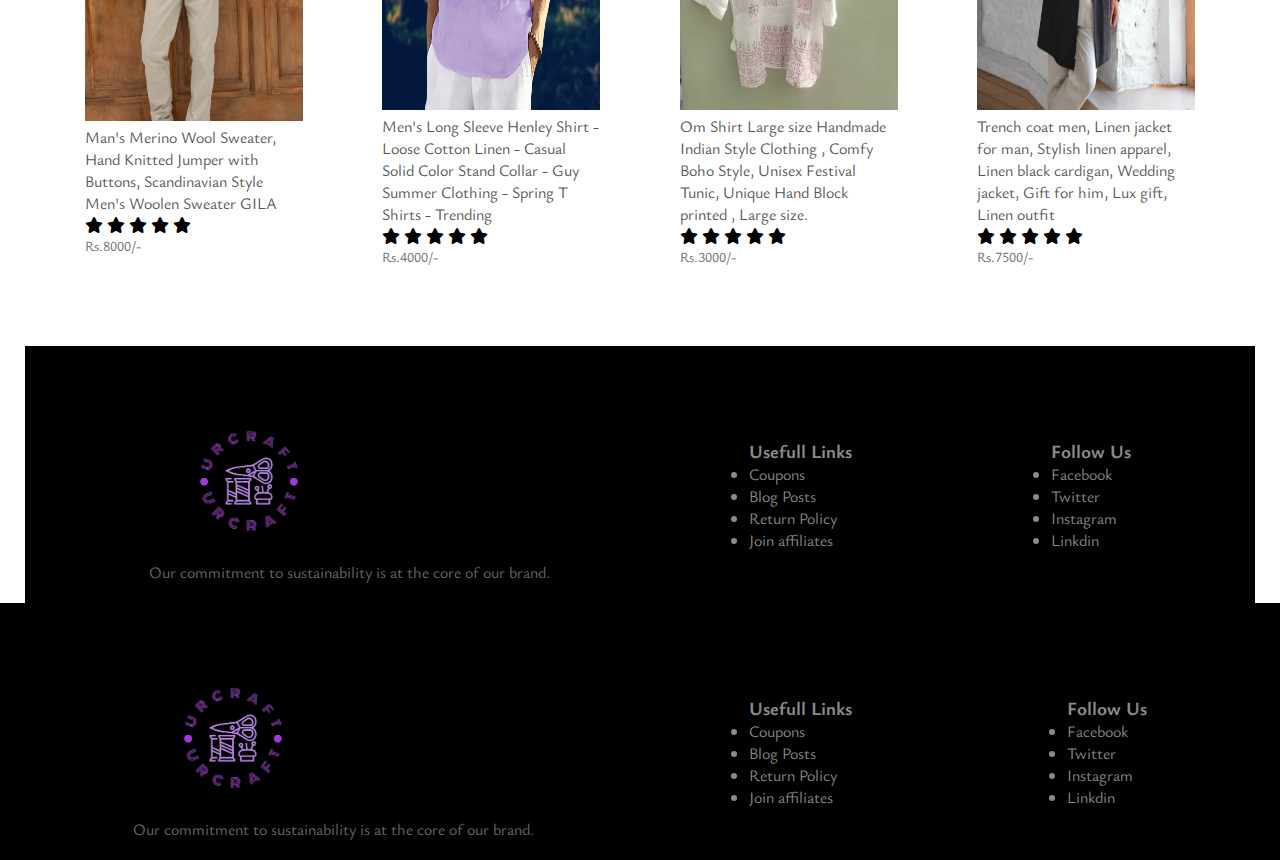
<file: product_details.html>
<!DOCTYPE html>
<html>
    <head>
        <title>Products </title>
        <meta charset="utf-8">
        <link rel="preconnect" href="https://fonts.googleapis.com">
<link rel="preconnect" href="https://fonts.gstatic.com" crossorigin>
<link href="https://fonts.googleapis.com/css2?family=Ysabeau+Office:ital,wght@0,300;0,400;0,600;0,700;1,500&display=swap" rel="stylesheet">
<link rel="stylesheet" href="https://cdnjs.cloudflare.com/ajax/libs/font-awesome/6.4.0/css/all.min.css">
 <link rel="stylesheet"   href="style.css">
    </head>
    <body> 
        <div class="container">
        <div class="navbar">
            
        <div class="logo">
            
            <img src="img/urcraft-logo-removebg.png" width="125px">
            
            </div>
            <h1>URCraft</h1>
        <nav>
            <ul>
            <li> <a href="index.html" >Home</a>  </li>
            <li> <a href="Products.html" >Products</a>  </li>
            <li> <a href="Categories.html" >Categories</a>  </li>
            <li> <a href="Nearby_weavers.html" >Weavers Nearby</a>  </li>
            <li> <a href=" " >Contact</a>  </li>
            <li> <a href="About.html" >About</a>  </li>    
            <li> <a href="account.html" >Account</a>  </li>
            </ul>
            </nav>
           <a href="cart.html"><img src="img/cart.png" width="30px" height="30px"></a> 
            </div>
            <div class=" small-container single-product">
            <div class="row">
                <div class="col-2">
                <img src="img/Screenshot%202023-06-26%20at%2011.23.45%20PM.png " width="100%" id="productImg">
                    
                    <div class="small-img-row">
                    <div class="small-img-col">
                    <img src="img/Screenshot%202023-06-26%20at%2011.23.55%20PM.png" width="100%" class="smallImg">
                    </div>
                    <div class="small-img-col">
                    <img src="img/Screenshot%202023-06-26%20at%2011.24.01%20PM.png" width="100%" class="smallImg" >
                    </div>
                    <div class="small-img-col">
                    <img src="img/Screenshot%202023-06-26%20at%2011.24.17%20PM.png" width="100%" class="smallImg">
                    </div>
                    <div class="small-img-col">
                    <img src="img/Screenshot%202023-06-26%20at%2011.24.28%20PM.png" width="100%" class="smallImg">
                    </div>
                </div> 
                    </div>
                <div class="col-2">
                <p>Home/ Kurtas</p>
                    <h1>Onion Pink Hand woven Kurtha</h1>
                    <h4>Rs.13,000/-</h4>
                    <select>
                    <option>XXL</option>
                         <option>XL</option>
                         <option>L</option>
                         <option>M</option>
                     <option>S</option>
                         <option>XS</option>
                    </select>
                    <input type="number" value="1">
                    <a href="" class="btn"> Add to Cart</a>
                    <h3>Product details<i class="fa fa-indent" aria-hidden="true"></i></h3><br>
                    <p>Onion pink kurtha Handmade Indian Style Clothing , Comfy Boho Style, Unisex Festival Tunic, Unique Hand Block printed , Large size</p>
                    
                </div>
            </div>
            
            </div>
            
            
           <div class="small-container">
               <h1>You also may like</h1>
        <div class ="row">
            <div class="col-4">
                    <img src="img/Man's%20Merino%20Wool%20Sweater,%20Hand%20Knitted%20Jumper%20with%20Buttons,%20Scandinavian%20Style%20Men's%20Woolen%20Sweater%20GILA.webp" height="400" width="500">
                <h4>Man's Merino Wool Sweater, Hand Knitted Jumper with Buttons, Scandinavian Style Men's Woolen Sweater GILA</h4>
                <div class ="rating">
                <i class="fa fa-star" aria-hidden="true"></i>
                <i class="fa fa-star" aria-hidden="true"></i>
                <i class="fa fa-star" aria-hidden="true"></i>
                <i class="fa fa-star" aria-hidden="true"></i>
                <i class="fa fa-star" aria-hidden="true"></i>
                </div>
                <p>Rs.8000/-</p>
            </div>
            <div class="col-4">
                    <img src="img/Men's%20Long%20Sleeve%20Henley%20Shirt%20-%20Loose%20Cotton%20Linen%20-%20Casual%20Solid%20Color%20Stand%20Collar%20-%20Guy%20Summer%20Clothing%20-%20Spring%20T%20Shirts%20-%20Trending.avif" height="400" width="500">
                <h4>Men's Long Sleeve Henley Shirt - Loose Cotton Linen - Casual Solid Color Stand Collar - Guy Summer Clothing - Spring T Shirts - Trending</h4>
                <div class ="rating">
                <i class="fa fa-star" aria-hidden="true"></i>
                <i class="fa fa-star" aria-hidden="true"></i>
                <i class="fa fa-star" aria-hidden="true"></i>
                <i class="fa fa-star" aria-hidden="true"></i>
                <i class="fa fa-star" aria-hidden="true"></i>
                </div>
                <p>Rs.4000/-</p>
            </div>
            <div class="col-4">
                    <img src="img/Om%20Shirt%20Large%20size%20Handmade%20Indian%20Style%20Clothing%20,%20Comfy%20Boho%20Style,%20Unisex%20Festival%20Tunic,%20Unique%20Hand%20Block%20printed%20,%20Large%20size..avif" height="400" width="500">
                <h4> Om Shirt Large size Handmade Indian Style Clothing , Comfy Boho Style, Unisex Festival Tunic, Unique Hand Block printed , Large size.</h4>
                <div class ="rating">
                <i class="fa fa-star" aria-hidden="true"></i>
                <i class="fa fa-star" aria-hidden="true"></i>
                <i class="fa fa-star" aria-hidden="true"></i>
                <i class="fa fa-star" aria-hidden="true"></i>
                <i class="fa fa-star" aria-hidden="true"></i>
                </div>
                <p>Rs.3000/-</p>
            </div>
            <div class="col-4">
                    <img src="img/Trench%20coat%20men,%20Linen%20jacket%20for%20man,%20Stylish%20linen%20apparel,%20Linen%20black%20cardigan,%20Wedding%20jacket,%20Gift%20for%20him,%20Lux%20gift,%20Linen%20outfit.webp" height="400" width="500">
                <h4> Trench coat men, Linen jacket for man, Stylish linen apparel, Linen black cardigan, Wedding jacket, Gift for him, Lux gift, Linen outfit</h4>
                <div class ="rating">
                <i class="fa fa-star" aria-hidden="true"></i>
                <i class="fa fa-star" aria-hidden="true"></i>
                <i class="fa fa-star" aria-hidden="true"></i>
                <i class="fa fa-star" aria-hidden="true"></i>
                <i class="fa fa-star" aria-hidden="true"></i>
                </div>
                <p>Rs.7500/-</p>
            </div>
            
            
            </div><!--feauters-->
            </div><!--small-container-->
            <div class="footer">
        <div class="container">
            <div class="row">
            <div class="footer-col-1">
                <img src="img/urcraft-logo-removebg.png" width="200" height="150">
                <p> Our commitment to sustainability is at the core of our brand.</p>
                </div>
            <div footer-col-2>
                <h3>Usefull Links</h3>
                <ul>
                <li>Coupons</li>
                <li>Blog Posts</li>
                <li>Return Policy</li>
                <li>Join affiliates</li>
                </ul>
                </div>
            <div footer-col-3>
                <h3>Follow Us</h3>
                <ul>
                <li>Facebook</li>
                <li>Twitter</li>
                <li>Instagram</li>
                <li>Linkdin</li>
                </ul>
                </div>
            
            </div>
            </div>
        </div>
        
        </div>
        
        <!-----js product gallart----->
        <script>
        var ProductImg = document.getElementById("productImg");
        var smallImg = document.getElementsByClassName("smallImg");
            smallImg[0].onclick = function(){
                ProductImg.src= smallImg[0].src;
            }
        smallImg[1].onclick = function(){
                ProductImg.src= smallImg[1].src;
            }
        smallImg[2].onclick = function(){
                ProductImg.src= smallImg[2].src;
            }
        smallImg[3].onclick = function(){
                ProductImg.src= smallImg[3].src;
            }
        
        </script>
         <div class="footer">
        <div class="container">
            <div class="row">
            <div class="footer-col-1">
                <img src="img/urcraft-logo-removebg.png" width="200" height="150">
                <p> Our commitment to sustainability is at the core of our brand.</p>
                </div>
            <div footer-col-2>
                <h3>Usefull Links</h3>
                <ul>
                <li>Coupons</li>
                <li>Blog Posts</li>
                <li>Return Policy</li>
                <li>Join affiliates</li>
                </ul>
                </div>
            <div footer-col-3>
                <h3>Follow Us</h3>
                <ul>
                <li>Facebook</li>
                <li>Twitter</li>
                <li>Instagram</li>
                <li>Linkdin</li>
                </ul>
                </div>
            
            </div>
            </div>
        </div>
        
        
        
        
    </body>
</html>
</file>
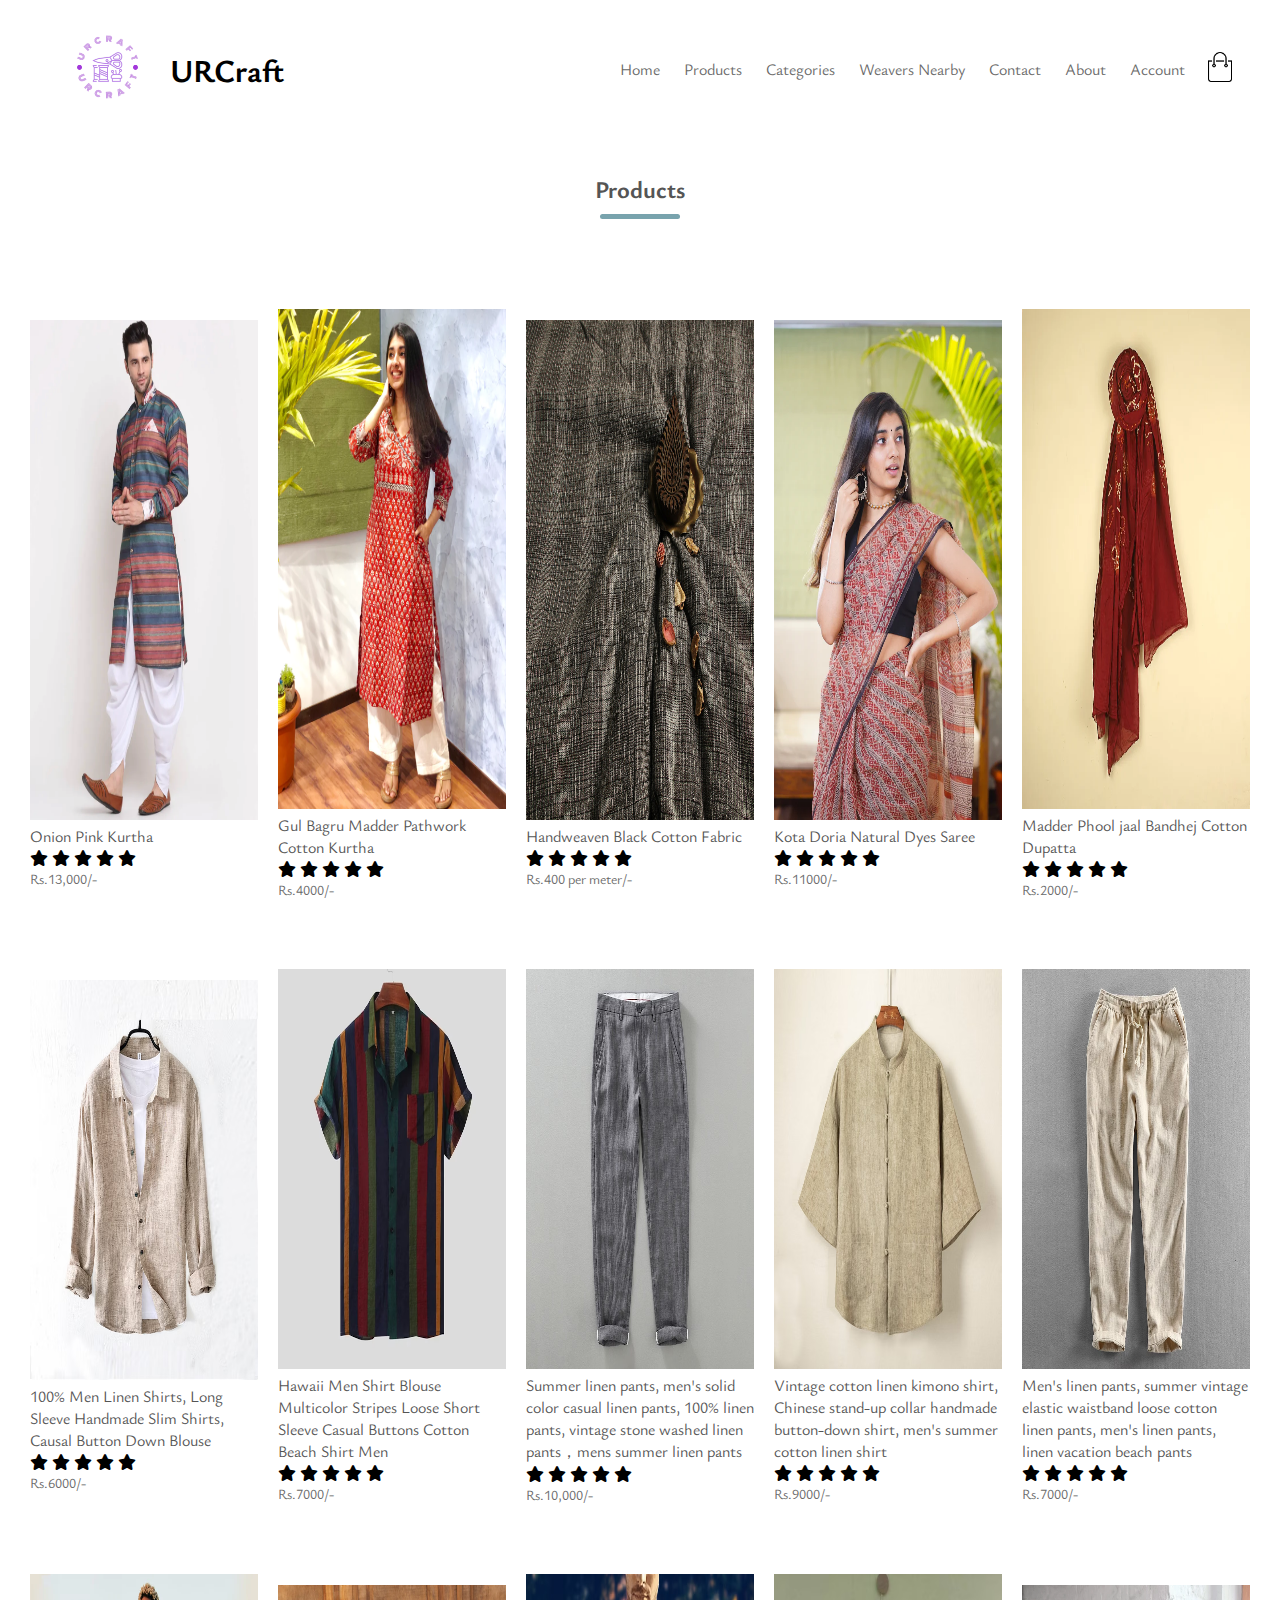
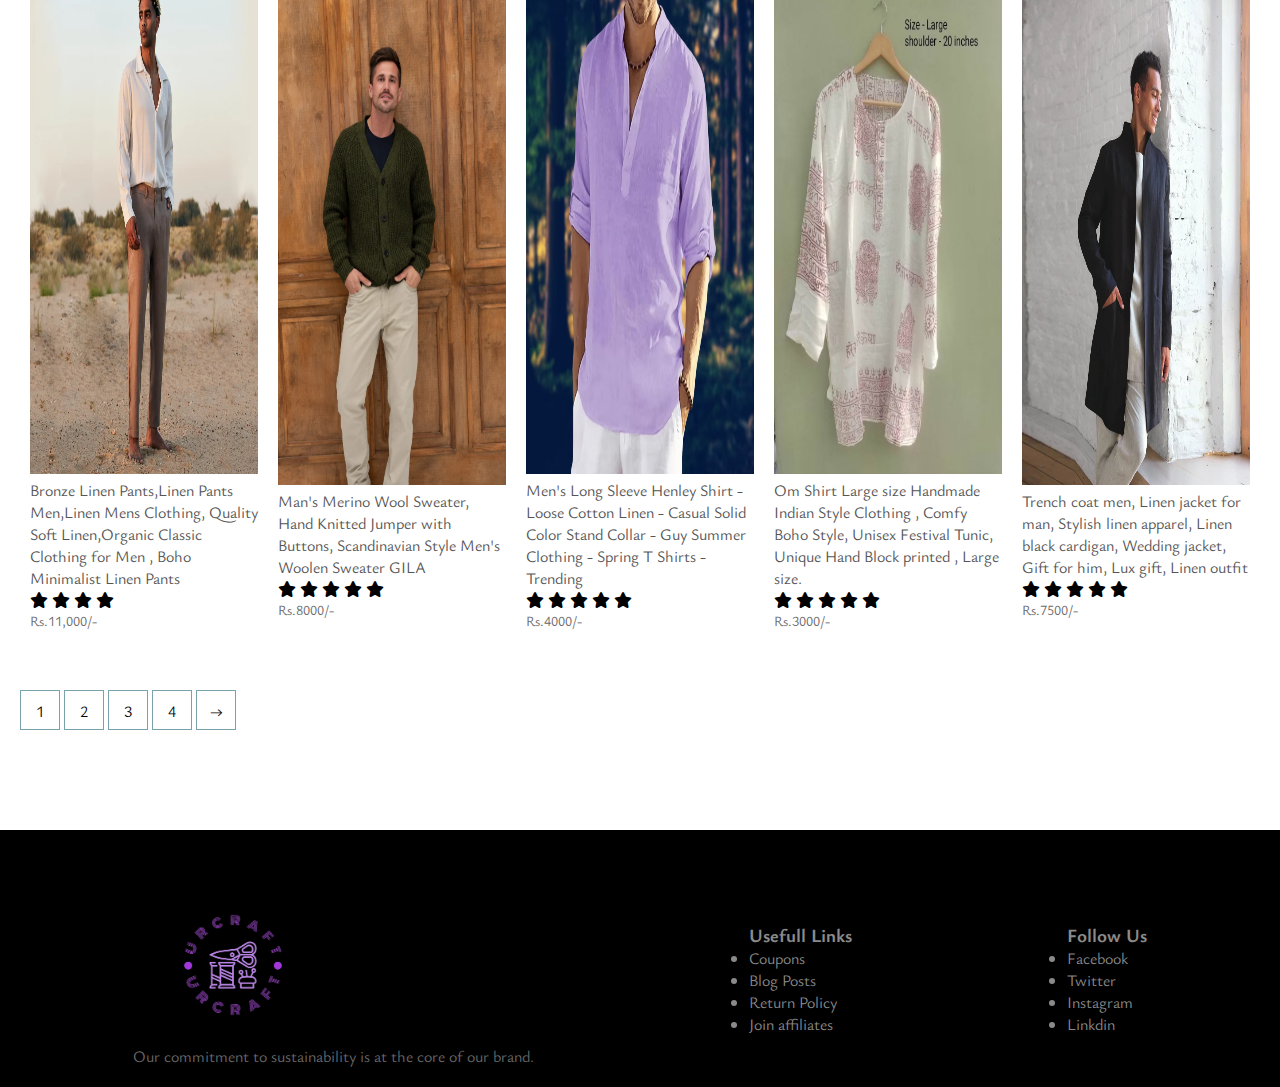
<file: Products.html>
<!DOCTYPE html>
<html>
    <head>
        <title>Products </title>
        <meta charset="utf-8">
        <link rel="preconnect" href="https://fonts.googleapis.com">
<link rel="preconnect" href="https://fonts.gstatic.com" crossorigin>
<link href="https://fonts.googleapis.com/css2?family=Ysabeau+Office:ital,wght@0,300;0,400;0,600;0,700;1,500&display=swap" rel="stylesheet">
<link rel="stylesheet" href="https://cdnjs.cloudflare.com/ajax/libs/font-awesome/6.4.0/css/all.min.css">
 <link rel="stylesheet"   href="style.css">
    </head>
    <body>
        <div class="container">
        <div class="navbar">
            
        <div class="logo">
            
            <img src="img/urcraft-logo-removebg.png" width="125px">
            
            </div>
            <h1>URCraft</h1>
        <nav>
            <ul>
            <li> <a href="index.html" >Home</a>  </li>
            <li> <a href="Products.html" >Products</a>  </li>
            <li> <a href="Categories.html" >Categories</a>  </li>
            <li> <a href="Nearby_weavers.html" >Weavers Nearby</a>  </li>
            <li> <a href="" >Contact</a>  </li>
            <li> <a href="About.html" >About</a>  </li>    
            <li> <a href="account.html" >Account</a>  </li>
            </ul>
            </nav>
           <a href="cart.html"> <img src="img/cart.png" width="30px" height="30px"></a>
            </div>
            </div>

           <div class="small-container">
        <h2 class="title"> Products</h2>
        <div class ="row">
            <div class="col-4">
                   <a href="product_details.html"> <img src="img/Screenshot%202023-06-26%20at%2011.23.45%20PM.png" height="500" width="750"></a>
                <h4> Onion Pink Kurtha</h4>
                <div class ="rating">
                <i class="fa fa-star" aria-hidden="true"></i>
                <i class="fa fa-star" aria-hidden="true"></i>
                <i class="fa fa-star" aria-hidden="true"></i>
                <i class="fa fa-star" aria-hidden="true"></i>
                <i class="fa fa-star" aria-hidden="true"></i>
                </div>
                <p>Rs.13,000/-</p>
            </div>
            <div class="col-4">
                    <img src="img/Gul%20bagru%20madder%20pathwork%20cotton%20kurtha.webp" height="500" width="750">
                <h4> Gul Bagru Madder Pathwork Cotton Kurtha</h4>
                <div class ="rating">
                <i class="fa fa-star" aria-hidden="true"></i>
                <i class="fa fa-star" aria-hidden="true"></i>
                <i class="fa fa-star" aria-hidden="true"></i>
                <i class="fa fa-star" aria-hidden="true"></i>
                <i class="fa fa-star" aria-hidden="true"></i>
                </div>
                <p>Rs.4000/-</p>
            </div>
            <div class="col-4">
                    <img src="img/cotton%20fabric%20in%20meters.jpeg" height="500" width="750">
                <h4> Handweaven Black Cotton Fabric</h4>
                <div class ="rating">
                <i class="fa fa-star" aria-hidden="true"></i>
                <i class="fa fa-star" aria-hidden="true"></i>
                <i class="fa fa-star" aria-hidden="true"></i>
                <i class="fa fa-star" aria-hidden="true"></i>
                <i class="fa fa-star" aria-hidden="true"></i>
                </div>
                <p>Rs.400 per meter/-</p>
            </div>
            <div class="col-4">
                    <img src="img/kota%20doria%20natural%20dyed%20saree.webp" height="500" width="750">
                <h4> Kota Doria Natural Dyes Saree</h4>
                <div class ="rating">
                <i class="fa fa-star" aria-hidden="true"></i>
                <i class="fa fa-star" aria-hidden="true"></i>
                <i class="fa fa-star" aria-hidden="true"></i>
                <i class="fa fa-star" aria-hidden="true"></i>
                <i class="fa fa-star" aria-hidden="true"></i>
                </div>
                <p>Rs.11000/-</p>
            </div>
            <div class="col-4">
                    <img src="img/madder%20phool%20jaal%20bandhej%20cotton%20dupatta.webp" height="500" width="750">
                <h4> Madder Phool jaal Bandhej Cotton Dupatta</h4>
                <div class ="rating">
                <i class="fa fa-star" aria-hidden="true"></i>
                <i class="fa fa-star" aria-hidden="true"></i>
                <i class="fa fa-star" aria-hidden="true"></i>
                <i class="fa fa-star" aria-hidden="true"></i>
                <i class="fa fa-star" aria-hidden="true"></i>
                </div>
                <p>Rs.2000/-</p>
            </div>
            <br>
            <div class="col-4">
                    <img src="img/100%25%20Men%20Linen%20Shirts,%20Long%20Sleeve%20Handmade%20Slim%20Shirts,%20Causal%20Button%20Down%20Blouse" height="400" width="600">
                <h4> 100% Men Linen Shirts, Long Sleeve Handmade Slim Shirts, Causal Button Down Blouse</h4>
                <div class ="rating">
                <i class="fa fa-star" aria-hidden="true"></i>
                <i class="fa fa-star" aria-hidden="true"></i>
                <i class="fa fa-star" aria-hidden="true"></i>
                <i class="fa fa-star" aria-hidden="true"></i>
                <i class="fa fa-star" aria-hidden="true"></i>
                </div>
                <p>Rs.6000/-</p>
            </div>
                <div class="col-4">
                    <img src="img/Hawaii%20Men%20Shirt%20Blouse%20Multicolor%20Stripes%20Loose%20Short%20Sleeve%20Casual%20Buttons%20Cotton%20Beach%20Shirt%20Men.avif" height="400" width="600">
                <h4> Hawaii Men Shirt Blouse Multicolor Stripes Loose Short Sleeve Casual Buttons Cotton Beach Shirt Men</h4>
                <div class ="rating">
                <i class="fa fa-star" aria-hidden="true"></i>
                <i class="fa fa-star" aria-hidden="true"></i>
                <i class="fa fa-star" aria-hidden="true"></i>
                <i class="fa fa-star" aria-hidden="true"></i>
                <i class="fa fa-star" aria-hidden="true"></i>
                </div>
                <p>Rs.7000/-</p>
            </div>
                <div class="col-4">
                    <img src="img/Summer%20linen%20pants,%20men's%20solid%20color%20casual%20linen%20pants,%20100%25%20linen%20pants,%20vintage%20stone%20washed%20linen%20pants%EF%BC%8Cmens%20summer%20linen%20pants.avif" height="400" width="600">
                <h4> Summer linen pants, men's solid color casual linen pants, 100% linen pants, vintage stone washed linen pants，mens summer linen pants</h4>
                <div class ="rating">
                <i class="fa fa-star" aria-hidden="true"></i>
                <i class="fa fa-star" aria-hidden="true"></i>
                <i class="fa fa-star" aria-hidden="true"></i>
                <i class="fa fa-star" aria-hidden="true"></i>
                <i class="fa fa-star" aria-hidden="true"></i>
                </div>
                <p>Rs.10,000/-</p>
            </div>
                <div class="col-4">
                    <img src="img/Vintage%20cotton%20linen%20kimono%20shirt,%20Chinese%20stand-up%20collar%20handmade%20button-down%20shirt,%20men's%20summer%20cotton%20linen%20shirt.avif" height="400" width="600">
                <h4>Vintage cotton linen kimono shirt, Chinese stand-up collar handmade button-down shirt, men's summer cotton linen shirt </h4>
                <div class ="rating">
                <i class="fa fa-star" aria-hidden="true"></i>
                <i class="fa fa-star" aria-hidden="true"></i>
                <i class="fa fa-star" aria-hidden="true"></i>
                <i class="fa fa-star" aria-hidden="true"></i>
                <i class="fa fa-star" aria-hidden="true"></i>
                </div>
                <p>Rs.9000/-</p>
            </div>
                <div class="col-4">
                    <img src="img/Men's%20linen%20pants,%20summer%20vintage%20elastic%20waistband%20loose%20cotton%20linen%20pants,%20men's%20linen%20pants,%20linen%20vacation%20beach%20pants.avif" height="400" width="600">
                <h4> Men's linen pants, summer vintage elastic waistband loose cotton linen pants, men's linen pants, linen vacation beach pants</h4>
                <div class ="rating">
                <i class="fa fa-star" aria-hidden="true"></i>
                <i class="fa fa-star" aria-hidden="true"></i>
                <i class="fa fa-star" aria-hidden="true"></i>
                <i class="fa fa-star" aria-hidden="true"></i>
                <i class="fa fa-star" aria-hidden="true"></i>
                </div>
                <p>Rs.7000/-</p>
            </div>
            <div class="col-4">
                    <img src="img/Bronze%20Linen%20Pants,Linen%20Pants%20Men,Linen%20Mens%20Clothing,%20Quality%20Soft%20Linen,Organic%20Classic%20Clothing%20for%20Men%20,%20Boho%20Minimalist%20Linen%20Pants.webp" height="500" width="750">
                <h4> Bronze Linen Pants,Linen Pants Men,Linen Mens Clothing, Quality Soft Linen,Organic Classic Clothing for Men , Boho Minimalist Linen Pants</h4>
                <div class ="rating">
                <i class="fa fa-star" aria-hidden="true"></i>
                <i class="fa fa-star" aria-hidden="true"></i>
                <i class="fa fa-star" aria-hidden="true"></i>
                <i class="fa fa-star" aria-hidden="true"></i>
                </div>
                <p>Rs.11,000/-</p>
            </div>
            <div class="col-4">
                    <img src="img/Man's%20Merino%20Wool%20Sweater,%20Hand%20Knitted%20Jumper%20with%20Buttons,%20Scandinavian%20Style%20Men's%20Woolen%20Sweater%20GILA.webp" height="500" width="750">
                <h4>Man's Merino Wool Sweater, Hand Knitted Jumper with Buttons, Scandinavian Style Men's Woolen Sweater GILA</h4>
                <div class ="rating">
                <i class="fa fa-star" aria-hidden="true"></i>
                <i class="fa fa-star" aria-hidden="true"></i>
                <i class="fa fa-star" aria-hidden="true"></i>
                <i class="fa fa-star" aria-hidden="true"></i>
                <i class="fa fa-star" aria-hidden="true"></i>
                </div>
                <p>Rs.8000/-</p>
            </div>
            <div class="col-4">
                    <img src="img/Men's%20Long%20Sleeve%20Henley%20Shirt%20-%20Loose%20Cotton%20Linen%20-%20Casual%20Solid%20Color%20Stand%20Collar%20-%20Guy%20Summer%20Clothing%20-%20Spring%20T%20Shirts%20-%20Trending.avif" height="500" width="750">
                <h4>Men's Long Sleeve Henley Shirt - Loose Cotton Linen - Casual Solid Color Stand Collar - Guy Summer Clothing - Spring T Shirts - Trending</h4>
                <div class ="rating">
                <i class="fa fa-star" aria-hidden="true"></i>
                <i class="fa fa-star" aria-hidden="true"></i>
                <i class="fa fa-star" aria-hidden="true"></i>
                <i class="fa fa-star" aria-hidden="true"></i>
                <i class="fa fa-star" aria-hidden="true"></i>
                </div>
                <p>Rs.4000/-</p>
            </div>
            <div class="col-4">
                    <img src="img/Om%20Shirt%20Large%20size%20Handmade%20Indian%20Style%20Clothing%20,%20Comfy%20Boho%20Style,%20Unisex%20Festival%20Tunic,%20Unique%20Hand%20Block%20printed%20,%20Large%20size..avif" height="500" width="750">
                <h4> Om Shirt Large size Handmade Indian Style Clothing , Comfy Boho Style, Unisex Festival Tunic, Unique Hand Block printed , Large size.</h4>
                <div class ="rating">
                <i class="fa fa-star" aria-hidden="true"></i>
                <i class="fa fa-star" aria-hidden="true"></i>
                <i class="fa fa-star" aria-hidden="true"></i>
                <i class="fa fa-star" aria-hidden="true"></i>
                <i class="fa fa-star" aria-hidden="true"></i>
                </div>
                <p>Rs.3000/-</p>
            </div>
            <div class="col-4">
                    <img src="img/Trench%20coat%20men,%20Linen%20jacket%20for%20man,%20Stylish%20linen%20apparel,%20Linen%20black%20cardigan,%20Wedding%20jacket,%20Gift%20for%20him,%20Lux%20gift,%20Linen%20outfit.webp" height="500" width="750">
                <h4> Trench coat men, Linen jacket for man, Stylish linen apparel, Linen black cardigan, Wedding jacket, Gift for him, Lux gift, Linen outfit</h4>
                <div class ="rating">
                <i class="fa fa-star" aria-hidden="true"></i>
                <i class="fa fa-star" aria-hidden="true"></i>
                <i class="fa fa-star" aria-hidden="true"></i>
                <i class="fa fa-star" aria-hidden="true"></i>
                <i class="fa fa-star" aria-hidden="true"></i>
                </div>
                <p>Rs.7500/-</p>
            </div>
            
            
            </div><!--feauters-->
               
               <div class="page-btn">
                                    <span>1</span>
                                  <span>2</span>
                                  <span>3</span>
                                  <span>4</span>
                                  <span>&#8594;</span>
               
               
               </div>
            </div><!--small-container-->
         <div class="footer">
        <div class="container">
            <div class="row">
            <div class="footer-col-1">
                <img src="img/urcraft-logo-removebg.png" width="200" height="150">
                <p> Our commitment to sustainability is at the core of our brand.</p>
                </div>
            <div footer-col-2>
                <h3>Usefull Links</h3>
                <ul>
                <li>Coupons</li>
                <li>Blog Posts</li>
                <li>Return Policy</li>
                <li>Join affiliates</li>
                </ul>
                </div>
            <div footer-col-3>
                <h3>Follow Us</h3>
                <ul>
                <li>Facebook</li>
                <li>Twitter</li>
                <li>Instagram</li>
                <li>Linkdin</li>
                </ul>
                </div>
            
            </div>
            </div>
        </div>
        
        
        
        
    </body>
</html>
</file>
<file: style.css>
*{
    margin: 0;
    padding: 0;
    box-sizing: border-box;
}
body{
    font-family: 'Ysabeau Office', sans-serif;
}
.navbar{
    display: flex;
    align-items: center;
    padding: 20px;
    }
nav{
    flex: 1;
    text-align: right;
    
}
nav ul{
    display: inline-block;
    list-style-type: none;
}
nav ul li{
    display: inline-block;
    margin-right: 20px; 
}
a{
    text-decoration: none;
    color: #696969;
}
p{
    color: #696969;
}
.container{
    max-width: 1300px;
    margin: auto;
    padding-left: 25px;
    padding-right: 25px;
}
.row{
    display: flex;
    align-items:center;
    flex-wrap: wrap;
    justify-content:space-around;
}
.col-2{
    flex-basis:50%;
    min-width: 300px; 
}
.col-2 img{
    max-width: 100%;
    padding: 50px 0;
}
.col-2 h1{
    font-size: 40px;
    line-height: 60px;
    margin: 25px 0 ;
}
.btn{
    display: inline-block;
    background: #78a3ad;
    color: #fff;
    padding: 8px 30px;
    margin: 30px 0;
    border-radius: 30px;
    transition: background 0.5s;
    
}
.btn:hover{
    background: #563434;
}
.header{
background: radial-gradient(#fff, #78a3ad);
}
.header .row{
margin-top: 300px;
}
.categories{
    margin: 70px 0;
}
.col-3{
    flex-basis: 30%;
    min-width: 250px;
    margin-bottom: 30px;
     
}
.col-3 img{
    width: 100%;
}
.small-container{
    max-width: auto;
    margin: auto;
    padding: 20px;
}
.col-4{
    flex-basis: 20%;
    padding: 10px;
    min-width: 200px;
    margin-bottom: 50px;
    transition: transform 0.5s;
    
}
.col-4 img{
    width: 100%;
}
.title{
    text-align: center;
    margin: 0 auto 80px;
    position: relative;
    line-height: 60px;
    color: #555;
    
}
.title::after{
    content: '';
    background: #78a3ad;
    width: 80px;
    height: 5px;
    border-radius: 5px;
    position: absolute;
    bottom: 0;
    left: 50%;
    transform: translateX(-50%);
}
h4{
    color: #555;
    font-weight: normal;
    
}
.col-4 p{
    font-size: 14px;
}
.col-4:hover{
    transform: translateY(-5px);
}
.offers{
    margin-top: 80px;
    
}
.col-2 .offer-img{
    padding: 50px;
}
small{
    color: #555;
}
/*----brands----*/
.brands{
    margin: 100px auto;
    
}
.col-5{
 width: 160px;   
}
.col-5 img{
width: 100%;
    cursor: pointer;
    filter: grayscale(100%);
}
.col-5 img:hover{
    filter: grayscale(0);
}
.about{
    background: radial-gradient(#fff, #78a3ad);
}
.nearby_weavers{
  background: radial-gradient(#fff, #78a3ad);   
}
/*---weavers----*/
.footer{
    background: #000;
    color: #8a8a8a;
    font-size: 16px;
    padding: 60px 0 20px;
}
.page-btn{
    margin: 0 auto 80px;
    
}
.page-btn span{
    display: inline-block;
    border: 1px solid  #78a3ad;
    margin-left: 10;
    width: 40px;
    height: 40px;
    text-align: center;
    line-height: 40px;
    cursor: pointer;
    
}
.page-btn span:hover{
    background: #78a3ad;
    color: white;
}
.single-product{
    margin-top: 80px
}
.single-product .col-2 img{
    padding: 0;
    }
.single-product .col-2{
    padding: 20px;
}
.single-product h4{
    margin: 20px 0;
    font-size: 22px;
    font-weight: bold;
}
.single-product select{
    display: block;
    padding: 10px;
    margin-top: 20px;
}
.single-product input{
    width: 50px;
    height: 40px;
    padding-left: 10px;
    font-size: 20px;
    margin-right: 10px;
    border:1px solid;
    color: #78a3ad;
    
}
input:focus{
    outline: none;
}
.single-product .fa{
    color: #78a3ad;
    margin-left: 10px;
}
.small-img-row{
    display: flex;
    justify-content: space-between;
}
.small-img-col{
    flex-basis: 24%;
    cursor: pointer;
}
.cart-page{
    margin: 80px auto;
    
}
table{
    width: 100%;
    border-collapse: collapse;
}
.cart-info{
    display: flex;
    flex-wrap: wrap;
    
}
th{
    text-align: left;
    padding: 5px;
    color: #fff;
    background: #78a3ad;
    font-weight: normal;
}
td{
    padding: 10px 5px;
}
td input{
    width: 40px;
    height: 30px;
    padding: 5px;
    
}
td a{
    color: #78a3ad;
font-size: 14px;
}
td img{
    width: 80px;
    height: 80px;
    margin-right: 10px;
}
.total price{
    display: flex;
    justify-content: flex-end;
}
.total price table{
    border-top: 3px solid #78a3ad;
    width: 100%;
    max-width: 400px;
}
td:last-child{
    text-align: right;
}
th:last-child{
    text-align: right;
}
.account-page{
    padding: 50px 0;
}
.form-container{
    background: #fff;
    width: 300px;
    height: 400px;
    position: relative;
    text-align: center;
    padding: 20px 0;
    margin: auto;
    box-shadow:  0 0 20px 0px   rgba(0,0,0,0.1);
    
}
.form-container span{
    font-weight: bold;
    padding: 0 10px;
    color: #555;
    cursor: pointer;
    width: 100px;
    display: inline-block;
}
form-btn{
    display: inline-block;
    
}
.form container form{
    max-width: 300px;
    padding: 0 20px;
    position: absolute;
    top: 130px;
}
form input{
    width: 100%;
    height: 30px;
    margin: 10px 0;
    padding: 0 10px;
    border: 1px solid #ccc; 
}
form .btn{
    width: 100%;
    border: none;
    cursor: pointer;
    margin: 10px 0;
}
form .btn:focus{
    outline: none;
}
#login-form {
    left: -300px;
}
#register-form{
    left: 0;
} 
form a{
    font-size: 12px;
}
#Indicator{
 width: 100px;
    border: none;
    background: #78a3ad;
    height: 3px;
    margin-top: 8px;
    transform: translateX(100px);
}
</file>
